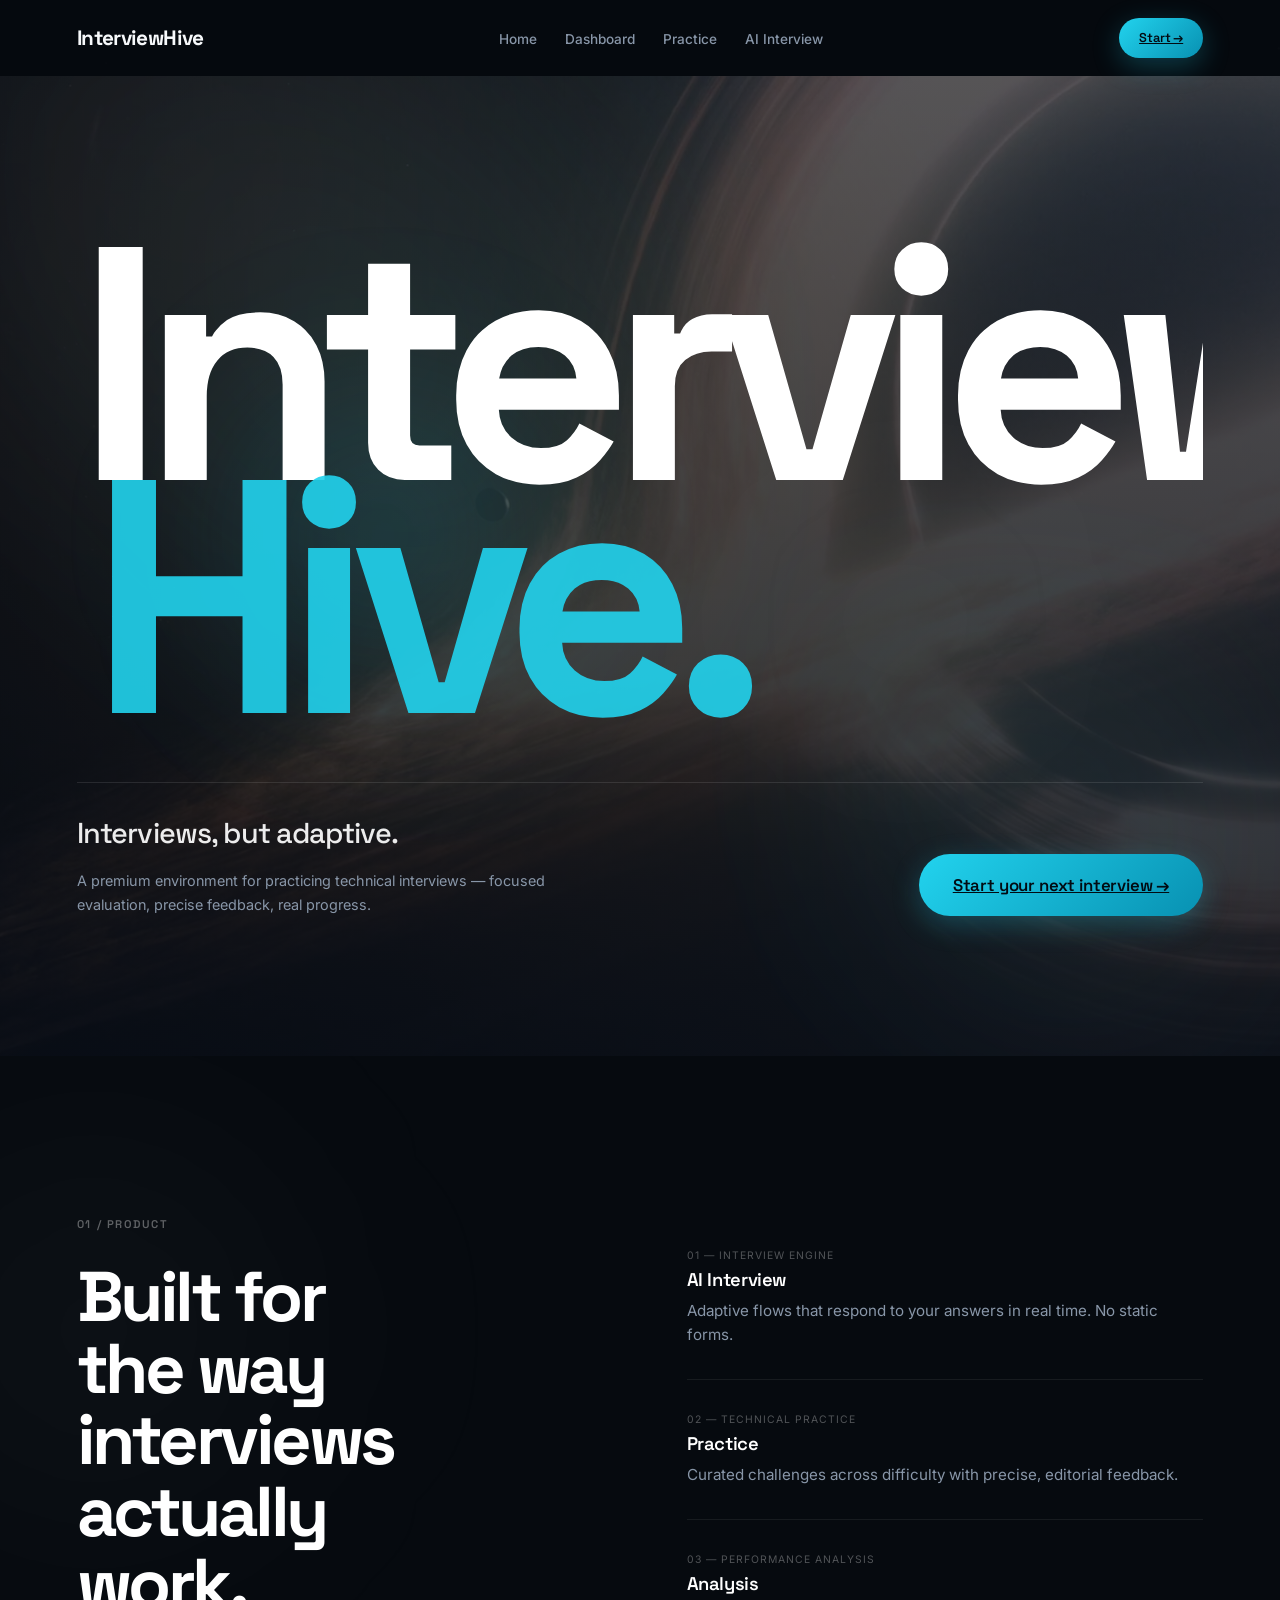
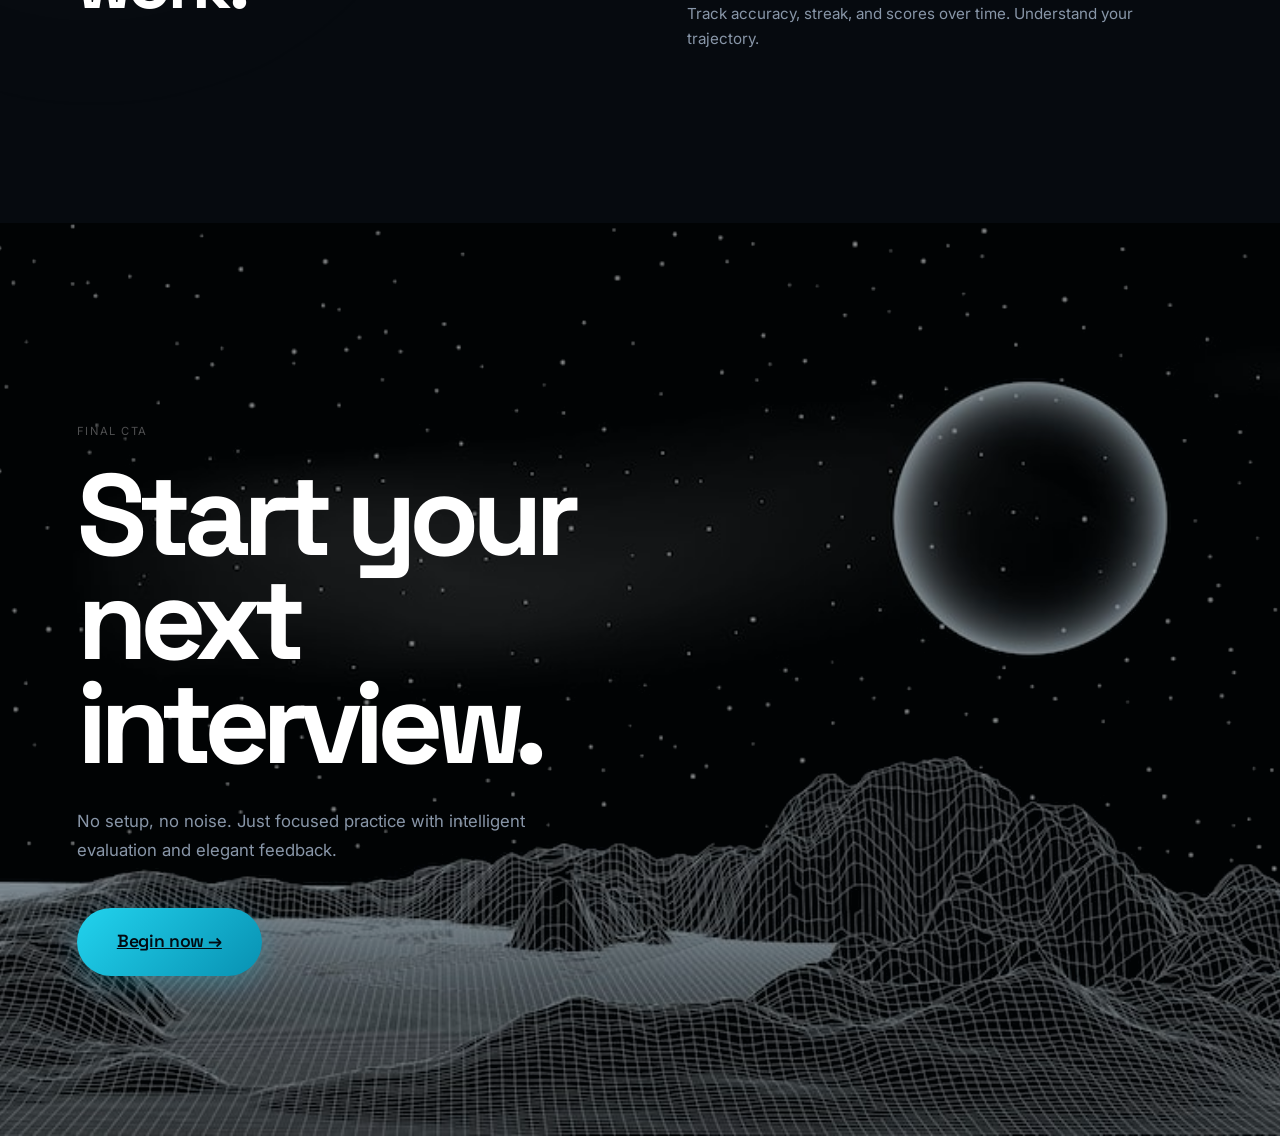
<file: frontend/index.html>
<!DOCTYPE html>
<html lang="en">
<head>
<meta charset="UTF-8">
<meta name="viewport" content="width=device-width, initial-scale=1.0">
<title>InterviewHive — Adaptive AI Interviews</title>
<link rel="stylesheet" href="css/style.css">
</head>
<body>
<canvas id="signalField" style="position:fixed;inset:0;z-index:0;pointer-events:none;opacity:0.55;"></canvas>

<nav class="navbar">
  <a href="index.html" class="nav-logo">InterviewHive</a>
  <ul class="nav-links">
    <li><a href="index.html">Home</a></li>
    <li><a href="dashboard.html">Dashboard</a></li>
    <li><a href="practice.html">Practice</a></li>
    <li><a href="interview.html">AI Interview</a></li>
  </ul>
  <a href="interview.html" class="btn btn-primary" style="font-size:0.8rem;padding:10px 20px;">Start →</a>
</nav>

<header style="position:relative;min-height:100vh;overflow:hidden;display:flex;align-items:center;padding:160px 6vw 140px;">
  <!-- Premium Jupiter space overlay -->
  <img src="assets/blackhole-hero.png" alt="" style="position:absolute;inset:0;width:100%;height:100%;object-fit:cover;background-size:cover;background-position:center;opacity:0.85;z-index:0;pointer-events:none;filter:brightness(0.9) contrast(1.05);">
  <div style="position:absolute;inset:0;background:radial-gradient(circle at 30% 40%,rgba(255,160,60,0.25),transparent 60%),radial-gradient(circle at 70% 60%,rgba(255,200,100,0.15),transparent 55%);z-index:0;pointer-events:none;"></div>
  <div style="position:absolute;inset:0;background:linear-gradient(to bottom,rgba(10,15,25,0.6),rgba(10,15,25,0.85));z-index:0;pointer-events:none;"></div>
  <!-- Environmental light field -->
  <div style="position:absolute;inset:0;pointer-events:none;z-index:0;">
    <div style="position:absolute;width:900px;height:900px;top:-20%;left:-15%;background:radial-gradient(circle at 40% 30%,rgba(255,255,255,0.07),transparent 55%),radial-gradient(circle at 70% 60%,rgba(34,211,238,0.10),transparent 50%);filter:blur(100px);opacity:0.9;"></div>
    <div style="position:absolute;width:600px;height:600px;bottom:-15%;right:-10%;background:radial-gradient(circle at 50% 50%,rgba(255,255,255,0.05),transparent 60%),radial-gradient(circle at 30% 20%,rgba(34,211,238,0.08),transparent 55%);filter:blur(90px);opacity:0.85;"></div>
    <div style="position:absolute;width:500px;height:500px;top:35%;left:55%;background:radial-gradient(circle at 40% 40%,rgba(255,255,255,0.03),transparent 60%);filter:blur(110px);opacity:0.7;"></div>
  </div>

  <div style="max-width:1500px;width:100%;margin:0 auto;position:relative;z-index:1;display:flex;flex-direction:column;gap:6vh;">
    <div style="position:relative;">
      <h1 style="font-family:var(--font-display);font-weight:700;letter-spacing:-0.07em;line-height:0.78;font-size:clamp(8rem,26vw,22rem);color:#fff;text-wrap:balance;overflow:hidden;position:relative;">
        <span style="display:block;position:relative;z-index:2;">Interview</span>
        <span style="display:block;color:rgba(34,211,238,0.9);position:relative;z-index:2;margin-top:-0.08em;margin-left:0.04em;">Hive.</span>
      </h1>
      <!-- Subtle interaction: cyan glow behind Hive. only -->
      <div style="position:absolute;top:10%;left:5%;width:500px;height:500px;background:radial-gradient(circle,rgba(34,211,238,0.18),transparent 60%);filter:blur(80px);z-index:1;pointer-events:none;"></div>
    </div>

    <div style="display:flex;align-items:flex-end;justify-content:space-between;flex-wrap:wrap;gap:48px;border-top:1px solid rgba(255,255,255,0.1);padding-top:32px;max-width:1200px;">
      <div>
        <p style="font-family:var(--font-display);font-size:clamp(1.2rem,2.8vw,1.8rem);font-weight:500;color:rgba(255,255,255,0.92);letter-spacing:-0.03em;line-height:1.3;max-width:540px;">
          Interviews, but adaptive.
        </p>
        <p style="margin-top:16px;font-size:0.9rem;color:var(--text-secondary);max-width:480px;line-height:1.65;">
          A premium environment for practicing technical interviews — focused evaluation, precise feedback, real progress.
        </p>
      </div>
      <a href="interview.html" class="btn btn-primary" style="font-size:1.05rem;padding:18px 34px;">Start your next interview →</a>
    </div>
  </div>
</header>

<section style="padding:160px 6vw 140px;position:relative;overflow:hidden;">
  <div style="position:absolute;inset:0;pointer-events:none;z-index:0;">
    <div style="position:absolute;width:700px;height:700px;top:-10%;left:-20%;background:radial-gradient(circle,rgba(255,255,255,0.05),transparent 60%);filter:blur(120px);"></div>
  </div>
  <div style="max-width:1500px;margin:0 auto;display:grid;grid-template-columns:1fr 1.2fr;gap:14vw;align-items:start;position:relative;z-index:1;">
    <div>
      <p style="font-family:var(--font-display);font-size:0.7rem;font-weight:600;letter-spacing:0.14em;color:rgba(255,255,255,0.35);margin-bottom:28px;">01 / PRODUCT</p>
      <h2 style="font-size:clamp(2.4rem,5.5vw,4.6rem);letter-spacing:-0.05em;line-height:1.02;color:#fff;text-wrap:balance;">Built for the way<br>interviews actually work.</h2>
    </div>
    <div style="display:flex;flex-direction:column;gap:0;">
      <div style="padding:32px 0;border-bottom:1px solid rgba(255,255,255,0.07);">
        <p style="font-size:0.65rem;letter-spacing:0.1em;color:rgba(255,255,255,0.3);margin-bottom:6px;">01 — INTERVIEW ENGINE</p>
        <h3 style="font-family:var(--font-display);font-weight:600;font-size:1.15rem;color:#fff;letter-spacing:-0.02em;margin-bottom:8px;">AI Interview</h3>
        <p style="font-size:0.95rem;color:var(--text-secondary);line-height:1.6;">Adaptive flows that respond to your answers in real time. No static forms.</p>
      </div>
      <div style="padding:32px 0;border-bottom:1px solid rgba(255,255,255,0.07);">
        <p style="font-size:0.65rem;letter-spacing:0.1em;color:rgba(255,255,255,0.3);margin-bottom:6px;">02 — TECHNICAL PRACTICE</p>
        <h3 style="font-family:var(--font-display);font-weight:600;font-size:1.15rem;color:#fff;letter-spacing:-0.02em;margin-bottom:8px;">Practice</h3>
        <p style="font-size:0.95rem;color:var(--text-secondary);line-height:1.6;">Curated challenges across difficulty with precise, editorial feedback.</p>
      </div>
      <div style="padding:32px 0;">
        <p style="font-size:0.65rem;letter-spacing:0.1em;color:rgba(255,255,255,0.3);margin-bottom:6px;">03 — PERFORMANCE ANALYSIS</p>
        <h3 style="font-family:var(--font-display);font-weight:600;font-size:1.15rem;color:#fff;letter-spacing:-0.02em;margin-bottom:8px;">Analysis</h3>
        <p style="font-size:0.95rem;color:var(--text-secondary);line-height:1.6;">Track accuracy, streak, and scores over time. Understand your trajectory.</p>
      </div>
    </div>
  </div>
</section>

<section style="padding:200px 6vw 160px;position:relative;overflow:hidden;display:flex;align-items:center;min-height:65vh;">
  <div style="position:absolute;inset:0;pointer-events:none;z-index:0;">
    <img src="assets/space-overlay.jpg" alt="Universe" style="position:absolute;top:0;left:0;width:100%;height:100%;object-fit:cover;opacity:0.7;filter:brightness(0.9) contrast(1.1);">
  </div>
  <div style="max-width:1500px;margin:0 auto;width:100%;position:relative;z-index:1;">
    <div style="max-width:640px;">
      <p style="font-size:0.7rem;letter-spacing:0.14em;color:rgba(255,255,255,0.3);margin-bottom:24px;">FINAL CTA</p>
      <h2 style="font-family:var(--font-display);font-weight:700;font-size:clamp(3.2rem,9vw,7.5rem);letter-spacing:-0.07em;line-height:0.9;color:#fff;text-wrap:balance;">
        Start your<br>next interview.
      </h2>
      <p style="margin-top:32px;font-size:1.05rem;color:var(--text-secondary);line-height:1.7;max-width:480px;">
        No setup, no noise. Just focused practice with intelligent evaluation and elegant feedback.
      </p>
      <div style="margin-top:44px;">
        <a href="interview.html" class="btn btn-primary" style="font-size:1.1rem;padding:20px 40px;">Begin now →</a>
      </div>
    </div>
  </div>
</section>

<script>
(function(){
  const c=document.getElementById('signalField'); if(!c) return; const x=c.getContext('2d'); let w,h,p=[],m={x:-1000,y:-1000}; const r=window.matchMedia&&window.matchMedia('(prefers-reduced-motion: reduce)').matches;
  function resize(){w=c.width=window.innerWidth;h=c.height=window.innerHeight;} resize(); window.addEventListener('resize',resize);
  document.addEventListener('mousemove',e=>{m.x=e.clientX;m.y=e.clientY;},{passive:true}); document.addEventListener('mouseleave',()=>{m.x=-1000;m.y=-1000;});
  for(let i=0;i<35;i++)p.push({x:Math.random()*w,y:Math.random()*h,vx:(Math.random()-0.5)*0.15,vy:(Math.random()-0.5)*0.15,r:1+Math.random()*1.5});
  function d(){ if(r){x.clearRect(0,0,w,h);requestAnimationFrame(d);return;} x.clearRect(0,0,w,h);
    const gx=m.x>-500?m.x:w*0.65, gy=m.y>-500?m.y:h*0.35; const gr=x.createRadialGradient(gx,gy,0,gx,gy,320); gr.addColorStop(0,'rgba(255,255,255,0.02)'); gr.addColorStop(0.4,'rgba(34,211,238,0.015)'); gr.addColorStop(1,'transparent'); x.fillStyle=gr; x.fillRect(0,0,w,h);
    for(let i=0;i<p.length;i++){ const pt=p[i]; if(!r&&m.x>-500){ const dx=m.x-pt.x, dy=m.y-pt.y, dist=Math.sqrt(dx*dx+dy*dy); if(dist<170){pt.vx+=(dx/dist)*0.003; pt.vy+=(dy/dist)*0.003;} pt.vx*=0.98; pt.vy*=0.98; } pt.x+=pt.vx; pt.y+=pt.vy; if(pt.x<0||pt.x>w)pt.vx*=-0.5; if(pt.y<0||pt.y>h)pt.vy*=-0.5;
    x.beginPath(); x.arc(pt.x,pt.y,pt.r,0,Math.PI*2); x.fillStyle='rgba(255,255,255,0.2)'; x.fill(); }
    for(let i=0;i<p.length;i++) for(let j=i+1;j<p.length;j++){ const dx=p[i].x-p[j].x, dy=p[i].y-p[j].y, dist=Math.sqrt(dx*dx+dy*dy); if(dist<100){x.beginPath();x.moveTo(p[i].x,p[i].y);x.lineTo(p[j].x,p[j].y);x.strokeStyle='rgba(255,255,255,0.06)';x.lineWidth=0.5;x.stroke();}}
    requestAnimationFrame(d); } d();
})();
</script>
</body>
</html>
</file>
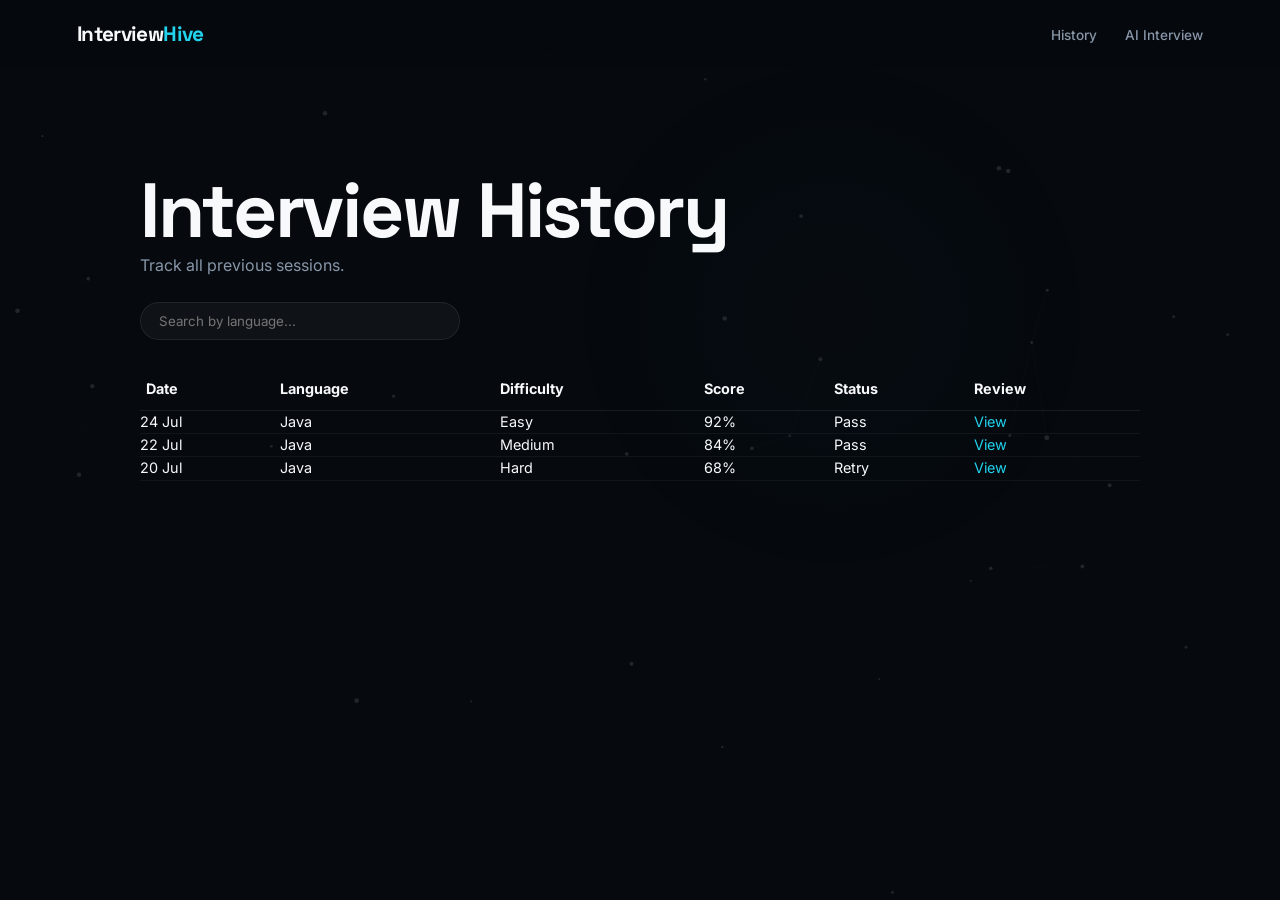
<file: frontend/history.html>
<!DOCTYPE html>
<html lang="en"><head><meta charset="UTF-8"><meta name="viewport" content="width=device-width, initial-scale=1.0"><title>InterviewHive | History</title><link rel="stylesheet" href="css/style.css"></head>
<body>
<canvas id="signalField" style="position:fixed;inset:0;z-index:0;pointer-events:none;opacity:0.55;"></canvas>
<nav class="navbar"><a href="index.html" class="nav-logo">Interview<span>Hive</span></a><ul class="nav-links"><li><a href="history.html">History</a></li><li><a href="interview.html">AI Interview</a></li></ul></nav>
<section style="position:relative;padding-top:100px">
  <div style="max-width:1000px;margin:0 auto;position:relative;z-index:1">
    <h1>Interview History</h1>
    <p style="color:var(--text-secondary)">Track all previous sessions.</p>
    <input type="text" id="searchInput" placeholder="Search by language..." style="margin-top:24px;background:rgba(255,255,255,0.04);border:1px solid var(--border);border-radius:999px;padding:10px 18px;color:var(--text);font-family:inherit;outline:none;width:100%;max-width:320px">
    <table style="margin-top:28px;width:100%;border-collapse:collapse;color:var(--text);font-size:0.9rem">
      <thead><tr style="text-align:left;border-bottom:1px solid var(--border)"><th style="padding:10px 6px">Date</th><th>Language</th><th>Difficulty</th><th>Score</th><th>Status</th><th>Review</th></tr></thead>
      <tbody id="historyTable">
        <tr style="border-bottom:1px solid rgba(255,255,255,0.05)"><td>24 Jul</td><td>Java</td><td>Easy</td><td>92%</td><td>Pass</td><td><a href="report.html" style="color:var(--cyan);text-decoration:none">View</a></td></tr>
        <tr style="border-bottom:1px solid rgba(255,255,255,0.05)"><td>22 Jul</td><td>Java</td><td>Medium</td><td>84%</td><td>Pass</td><td><a href="report.html" style="color:var(--cyan);text-decoration:none">View</a></td></tr>
        <tr style="border-bottom:1px solid rgba(255,255,255,0.05)"><td>20 Jul</td><td>Java</td><td>Hard</td><td>68%</td><td>Retry</td><td><a href="report.html" style="color:var(--cyan);text-decoration:none">View</a></td></tr>
      </tbody>
    </table>
  </div>
</section>
<script src="js/history.js"></script>
<script>
(function(){
  const c=document.getElementById('signalField'); if(!c) return; const x=c.getContext('2d'); let w,h,p=[],m={x:-1000,y:-1000}; const r=window.matchMedia&&window.matchMedia('(prefers-reduced-motion: reduce)').matches;
  function resize(){w=c.width=window.innerWidth;h=c.height=window.innerHeight;} resize(); window.addEventListener('resize',resize);
  document.addEventListener('mousemove',e=>{m.x=e.clientX;m.y=e.clientY;},{passive:true}); document.addEventListener('mouseleave',()=>{m.x=-1000;m.y=-1000;});
  for(let i=0;i<35;i++)p.push({x:Math.random()*w,y:Math.random()*h,vx:(Math.random()-0.5)*0.15,vy:(Math.random()-0.5)*0.15,r:1+Math.random()*1.5});
  function d(){ if(r){x.clearRect(0,0,w,h);requestAnimationFrame(d);return;} x.clearRect(0,0,w,h);
    const gx=m.x>-500?m.x:w*0.65, gy=m.y>-500?m.y:h*0.35; const gr=x.createRadialGradient(gx,gy,0,gx,gy,320); gr.addColorStop(0,'rgba(255,255,255,0.02)'); gr.addColorStop(0.4,'rgba(34,211,238,0.015)'); gr.addColorStop(1,'transparent'); x.fillStyle=gr; x.fillRect(0,0,w,h);
    for(let i=0;i<p.length;i++){ const pt=p[i]; if(!r&&m.x>-500){ const dx=m.x-pt.x, dy=m.y-pt.y, dist=Math.sqrt(dx*dx+dy*dy); if(dist<170){pt.vx+=(dx/dist)*0.003; pt.vy+=(dy/dist)*0.003;} pt.vx*=0.98; pt.vy*=0.98; } pt.x+=pt.vx; pt.y+=pt.vy; if(pt.x<0||pt.x>w)pt.vx*=-0.5; if(pt.y<0||pt.y>h)pt.vy*=-0.5;
    x.beginPath(); x.arc(pt.x,pt.y,pt.r,0,Math.PI*2); x.fillStyle='rgba(255,255,255,0.2)'; x.fill(); }
    for(let i=0;i<p.length;i++) for(let j=i+1;j<p.length;j++){ const dx=p[i].x-p[j].x, dy=p[i].y-p[j].y, dist=Math.sqrt(dx*dx+dy*dy); if(dist<100){x.beginPath();x.moveTo(p[i].x,p[i].y);x.lineTo(p[j].x,p[j].y);x.strokeStyle='rgba(255,255,255,0.06)';x.lineWidth=0.5;x.stroke();}}
    requestAnimationFrame(d); } d();
})();
</script>
</body>
</html>
</file>
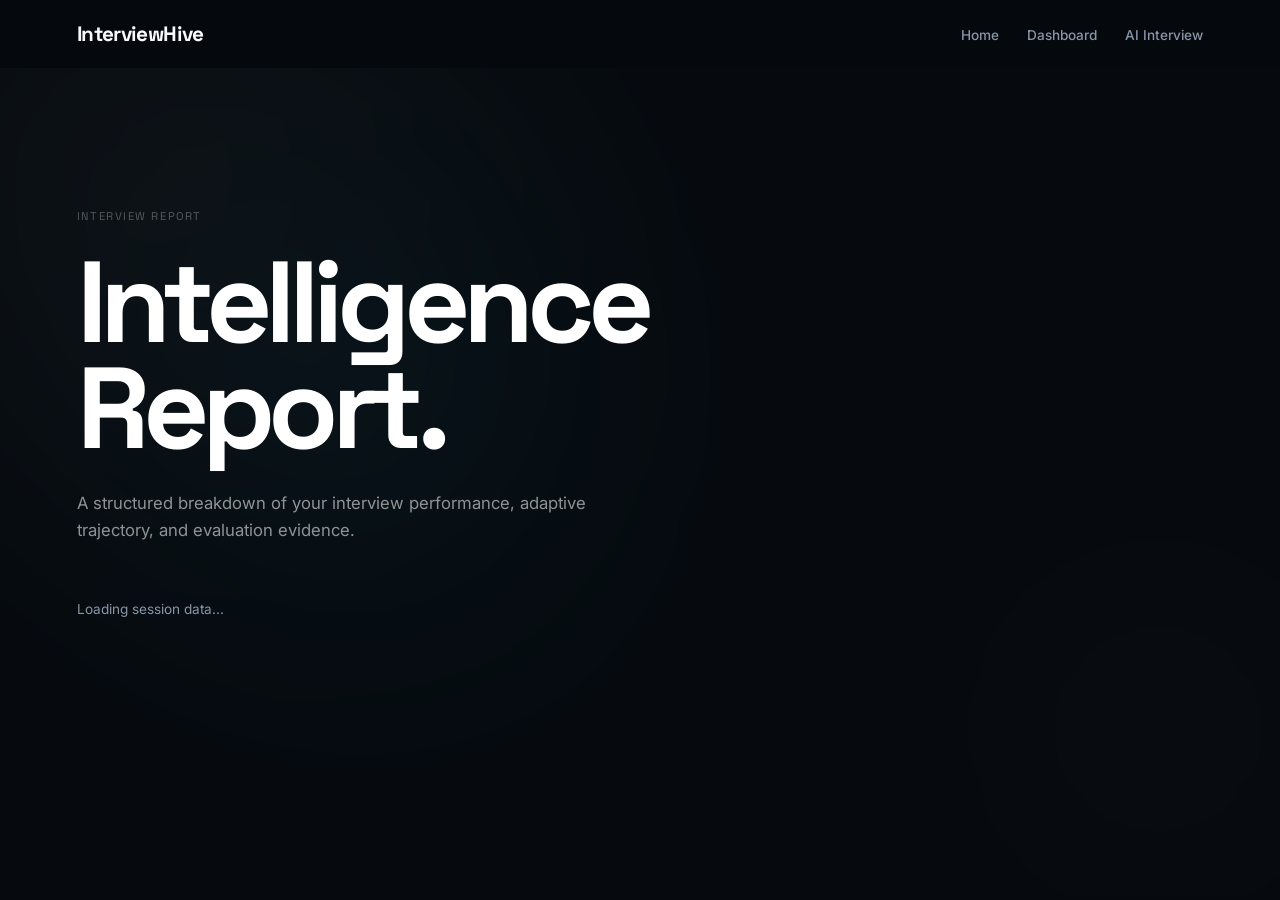
<file: frontend/interview-report.html>
<!DOCTYPE html>
<html lang="en">
<head><meta charset="UTF-8"><meta name="viewport" content="width=device-width, initial-scale=1.0"><title>InterviewHive | Interview Intelligence Report</title><link rel="stylesheet" href="css/style.css"></head>
<body>

<nav class="navbar">
  <a href="index.html" class="nav-logo">InterviewHive</a>
  <ul class="nav-links">
    <li><a href="index.html">Home</a></li>
    <li><a href="dashboard.html">Dashboard</a></li>
    <li><a href="interview.html">AI Interview</a></li>
  </ul>
</nav>

<header style="position:relative;min-height:92vh;overflow:hidden;padding:140px 6vw 120px;">
  <div style="position:absolute;inset:0;pointer-events:none;z-index:0;overflow:hidden;">
    <div style="position:absolute;width:800px;height:800px;top:-20%;left:-15%;background:radial-gradient(circle at 40% 30%,rgba(255,255,255,0.05),transparent 60%),radial-gradient(circle at 70% 60%,rgba(34,211,238,0.08),transparent 50%);filter:blur(120px);opacity:0.7;"></div>
    <div style="position:absolute;width:500px;height:500px;bottom:-10%;right:-10%;background:radial-gradient(circle,rgba(255,255,255,0.04),transparent 60%);filter:blur(90px);opacity:0.6;"></div>
  </div>

  <div style="max-width:1400px;margin:0 auto;position:relative;z-index:1;display:flex;flex-direction:column;gap:6vh;">
    <div>
      <p style="font-family:var(--font-display);font-size:0.7rem;letter-spacing:0.14em;color:rgba(255,255,255,0.3);margin-bottom:24px;">INTERVIEW REPORT</p>
      <h1 style="font-family:var(--font-display);font-weight:700;letter-spacing:-0.06em;line-height:0.92;font-size:clamp(3rem,9vw,8rem);color:#fff;text-wrap:balance;">Intelligence<br>Report.</h1>
      <p style="margin-top:28px;font-size:1.05rem;color:rgba(255,255,255,0.55);line-height:1.65;max-width:540px;">A structured breakdown of your interview performance, adaptive trajectory, and evaluation evidence.</p>
    </div>

    <div id="report-container" style="position:relative;z-index:1;">
      <p style="font-size:0.85rem;color:var(--text-secondary);">Loading session data...</p>
    </div>
  </div>
</header>

</body>
</html>
</file>
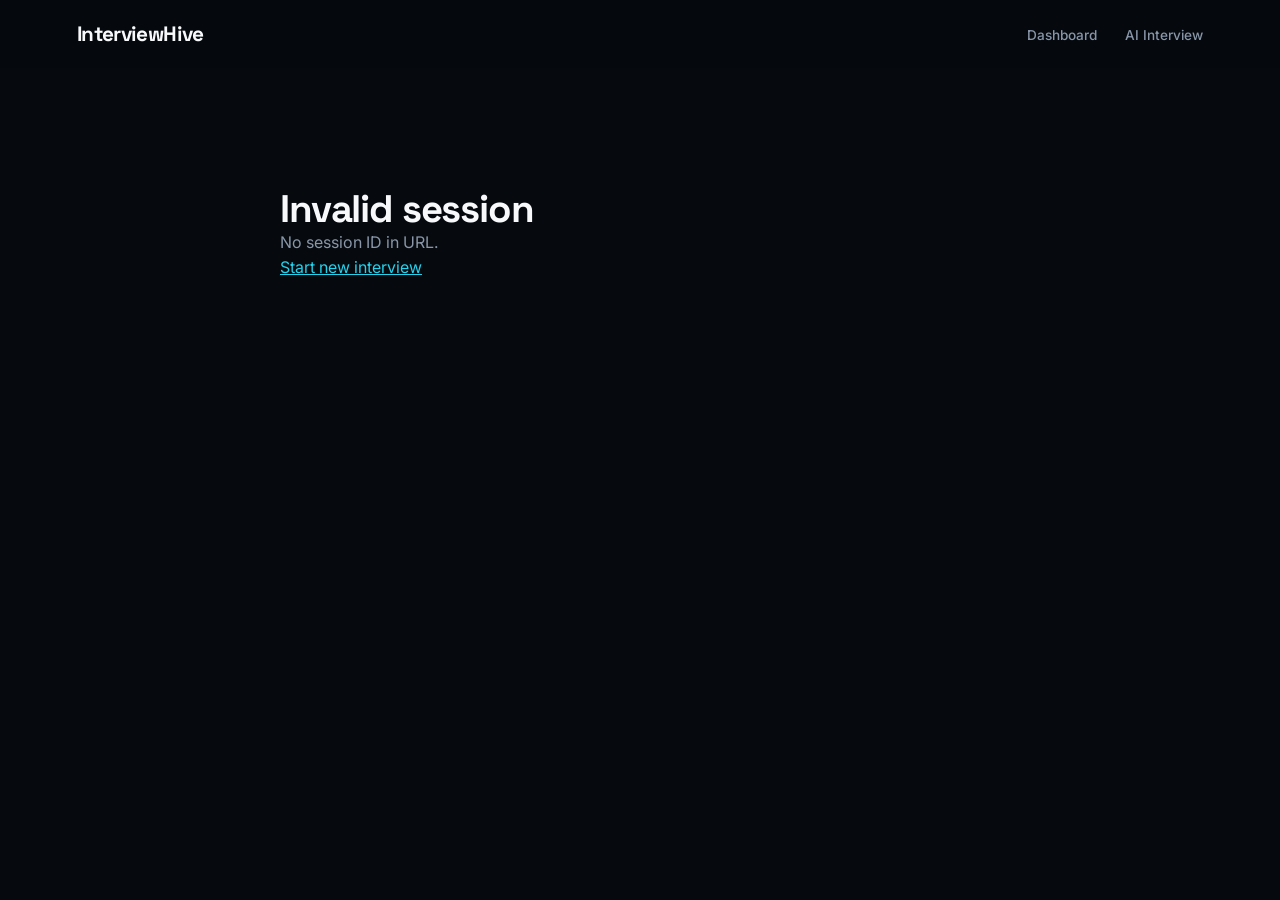
<file: frontend/interview-result.html>
<!DOCTYPE html>
<html lang="en">
<head><meta charset="UTF-8"><meta name="viewport" content="width=device-width, initial-scale=1.0"><title>InterviewHive | Results</title><link rel="stylesheet" href="css/style.css"></head>
<body>
<canvas id="signalField" style="position:fixed;inset:0;z-index:0;pointer-events:none;opacity:0.55;"></canvas>
<nav class="navbar"><a href="index.html" class="nav-logo">InterviewHive</a><ul class="nav-links"><li><a href="dashboard.html">Dashboard</a></li><li><a href="interview.html">AI Interview</a></li></ul></nav>
<section style="position:relative;padding-top:120px">
<div style="max-width:720px;margin:0 auto;position:relative;z-index:1" id="result-container">
  <h1>Interview Results</h1>
  <p style="color:var(--text-secondary);margin-top:6px">Loading session...</p>
</div>
</section>
<script src="js/interview-result.js"></script>
</body>
</html>
</file>
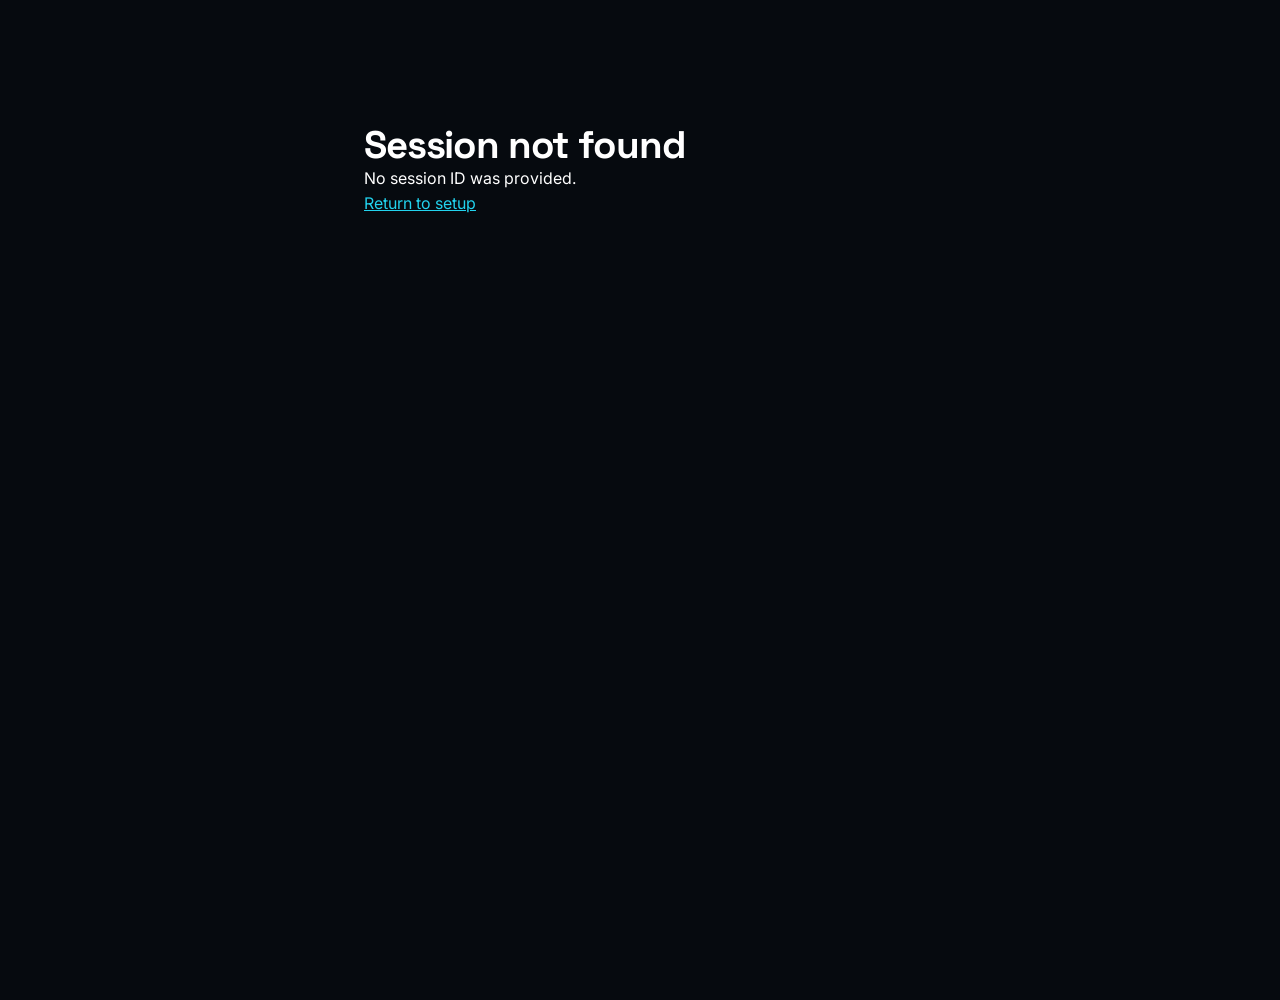
<file: frontend/interview-session.html>
<!DOCTYPE html>
<html lang="en">
<head><meta charset="UTF-8"><meta name="viewport" content="width=device-width, initial-scale=1.0"><title>InterviewHive | Interview Session</title><link rel="stylesheet" href="css/style.css"></head>
<body>
<canvas id="signalField" style="position:fixed;inset:0;z-index:0;pointer-events:none;opacity:0.55;"></canvas>

<nav class="navbar">
  <a href="index.html" class="nav-logo">Interview<span>Hive</span></a>
  <ul class="nav-links"><li><a href="dashboard.html">Dashboard</a></li><li><a href="interview.html">AI Interview</a></li></ul>
</nav>

<section style="position:relative;min-height:92vh;padding-top:100px">
  <div style="max-width:800px;margin:0 auto;position:relative;z-index:1;padding:0 6vw">
    <div style="display:flex;justify-content:space-between;align-items:center;margin-bottom:14px">
      <h2 style="font-size:1rem;font-weight:600;color:var(--cyan)">AI Mock Interview</h2>
      <span style="font-size:0.85rem;color:var(--text-secondary)">Question <span id="question-number">1</span> of 5</span>
    </div>

    <div style="background:linear-gradient(to right,rgba(34,211,238,0.4),rgba(34,211,238,0.05));height:6px;border-radius:999px;margin-bottom:32px"><div id="progress-fill" style="width:20%;height:100%;background:var(--cyan);border-radius:999px;box-shadow:0 0 12px rgba(34,211,238,0.45)"></div></div>

    <div class="card" style="margin-bottom:24px;border-left:3px solid var(--cyan)">
      <h2 id="question-title" style="font-size:1.6rem;margin-bottom:8px">Reverse an Array</h2>
      <p id="question-description" style="color:var(--text-secondary)">Write a Java program to reverse an array without using any built-in reverse method.</p>
    </div>

    <div class="card">
      <h3 style="margin-bottom:10px;font-size:0.9rem;color:var(--text-secondary)">Your Answer</h3>
      <textarea id="answer" placeholder="Write your answer here..." rows="10" style="width:100%;background:rgba(255,255,255,0.03);border:1px solid var(--border);border-radius:14px;padding:16px;color:var(--text);font-family:inherit;font-size:0.95rem;outline:none;resize:vertical"></textarea>
      <div style="margin-top:20px;display:flex;gap:12px">
        <button id="submit-btn" class="btn btn-secondary">Submit Answer</button>
        <button id="next-btn" class="btn btn-primary">Next Question →</button>
      </div>
    </div>
  </div>
</section>

<script src="js/interview-session.js"></script>
<script>
(function(){
  const c=document.getElementById('signalField'); if(!c) return; const x=c.getContext('2d'); let w,h,p=[],m={x:-1000,y:-1000}; const r=window.matchMedia&&window.matchMedia('(prefers-reduced-motion: reduce)').matches;
  function resize(){w=c.width=window.innerWidth;h=c.height=window.innerHeight;} resize(); window.addEventListener('resize',resize);
  document.addEventListener('mousemove',e=>{m.x=e.clientX;m.y=e.clientY;},{passive:true}); document.addEventListener('mouseleave',()=>{m.x=-1000;m.y=-1000;});
  for(let i=0;i<35;i++)p.push({x:Math.random()*w,y:Math.random()*h,vx:(Math.random()-0.5)*0.15,vy:(Math.random()-0.5)*0.15,r:1+Math.random()*1.5});
  function d(){ if(r){x.clearRect(0,0,w,h);requestAnimationFrame(d);return;} x.clearRect(0,0,w,h);
    const gx=m.x>-500?m.x:w*0.65, gy=m.y>-500?m.y:h*0.35; const gr=x.createRadialGradient(gx,gy,0,gx,gy,320); gr.addColorStop(0,'rgba(255,255,255,0.02)'); gr.addColorStop(0.4,'rgba(34,211,238,0.015)'); gr.addColorStop(1,'transparent'); x.fillStyle=gr; x.fillRect(0,0,w,h);
    for(let i=0;i<p.length;i++){ const pt=p[i]; if(!r&&m.x>-500){ const dx=m.x-pt.x, dy=m.y-pt.y, dist=Math.sqrt(dx*dx+dy*dy); if(dist<170){pt.vx+=(dx/dist)*0.003; pt.vy+=(dy/dist)*0.003;} pt.vx*=0.98; pt.vy*=0.98; } pt.x+=pt.vx; pt.y+=pt.vy; if(pt.x<0||pt.x>w)pt.vx*=-0.5; if(pt.y<0||pt.y>h)pt.vy*=-0.5;
    x.beginPath(); x.arc(pt.x,pt.y,pt.r,0,Math.PI*2); x.fillStyle='rgba(255,255,255,0.2)'; x.fill(); }
    for(let i=0;i<p.length;i++) for(let j=i+1;j<p.length;j++){ const dx=p[i].x-p[j].x, dy=p[i].y-p[j].y, dist=Math.sqrt(dx*dx+dy*dy); if(dist<100){x.beginPath();x.moveTo(p[i].x,p[i].y);x.lineTo(p[j].x,p[j].y);x.strokeStyle='rgba(255,255,255,0.06)';x.lineWidth=0.5;x.stroke();}}
    requestAnimationFrame(d); } d();
})();
</script>
</body>
</html>
</file>
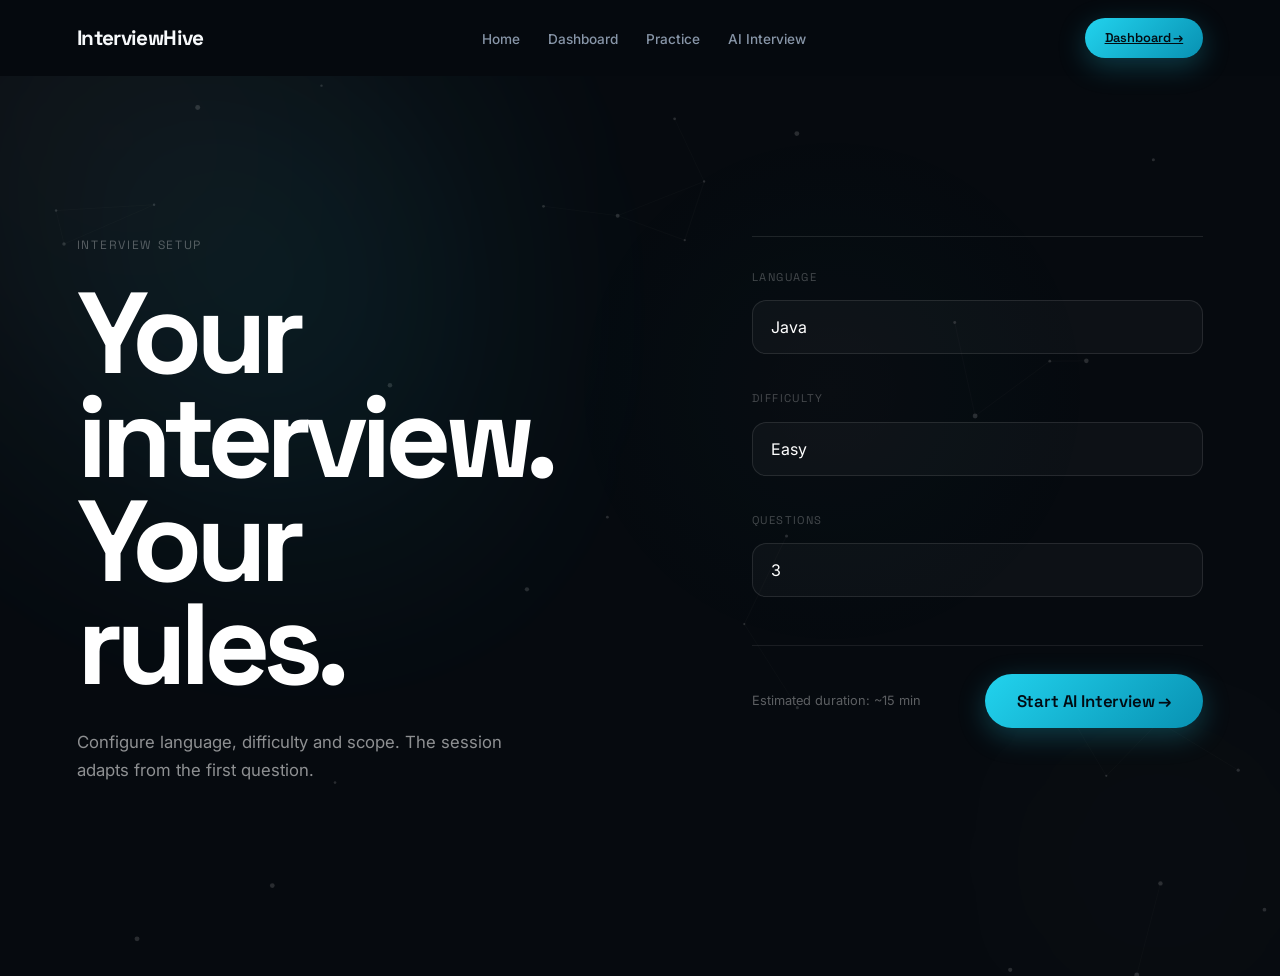
<file: frontend/interview.html>
<!DOCTYPE html>
<html lang="en">
<head><meta charset="UTF-8"><meta name="viewport" content="width=device-width, initial-scale=1.0"><title>InterviewHive | AI Interview Setup</title><link rel="stylesheet" href="css/style.css"></head>
<body>

<nav class="navbar">
  <a href="index.html" class="nav-logo">InterviewHive</a>
  <ul class="nav-links">
    <li><a href="index.html">Home</a></li>
    <li><a href="dashboard.html">Dashboard</a></li>
    <li><a href="practice.html">Practice</a></li>
    <li><a href="interview.html">AI Interview</a></li>
  </ul>
  <a href="dashboard.html" class="btn btn-primary" style="font-size:0.8rem;padding:10px 20px;">Dashboard →</a>
</nav>

<header style="position:relative;min-height:100vh;overflow:hidden;padding:160px 6vw 120px;">
  <canvas id="signalField" style="position:absolute;inset:0;z-index:0;pointer-events:none;opacity:0.7;"></canvas>
  <div style="position:absolute;inset:0;pointer-events:none;z-index:0;">
    <div style="position:absolute;width:700px;height:700px;top:-20%;left:-15%;background:radial-gradient(circle at 40% 30%,rgba(255,255,255,0.06),transparent 60%),radial-gradient(circle at 70% 60%,rgba(34,211,238,0.12),transparent 55%);filter:blur(110px);opacity:0.9;"></div>
    <div style="position:absolute;width:500px;height:500px;bottom:-15%;right:-10%;background:radial-gradient(circle,rgba(255,255,255,0.04),transparent 60%);filter:blur(100px);opacity:0.7;"></div>
  </div>

  <div style="max-width:1500px;margin:0 auto;position:relative;z-index:1;display:grid;grid-template-columns:1.1fr 1fr;gap:14vw;align-items:start;">
    <div>
      <p style="font-family:var(--font-display);font-size:0.75rem;letter-spacing:0.14em;color:rgba(255,255,255,0.3);margin-bottom:28px;">INTERVIEW SETUP</p>
      <h1 style="font-family:var(--font-display);font-weight:700;letter-spacing:-0.06em;line-height:0.9;font-size:clamp(3.5rem,9vw,8rem);color:#fff;text-wrap:balance;">Your interview.<br>Your rules.</h1>
      <p style="margin-top:32px;font-size:1.05rem;color:rgba(255,255,255,0.55);line-height:1.65;max-width:460px;">Configure language, difficulty and scope. The session adapts from the first question.</p>
    </div>

    <form id="interview-form" style="position:relative;z-index:1;">
      <div style="border-top:1px solid rgba(255,255,255,0.1);padding-top:32px;display:flex;flex-direction:column;gap:36px;">
        <div>
          <label for="language" style="font-family:var(--font-display);font-size:0.7rem;letter-spacing:0.12em;color:rgba(255,255,255,0.25);display:block;margin-bottom:14px;">LANGUAGE</label>
          <select id="language" style="width:100%;background:rgba(255,255,255,0.03);border:1px solid rgba(255,255,255,0.1);border-radius:14px;padding:16px 18px;color:#fff;font-family:inherit;font-size:1rem;outline:none;appearance:none;cursor:pointer;">
            <option>Java</option><option>Python</option><option>C++</option>
          </select>
        </div>
        <div>
          <label for="difficulty" style="font-family:var(--font-display);font-size:0.7rem;letter-spacing:0.12em;color:rgba(255,255,255,0.25);display:block;margin-bottom:14px;">DIFFICULTY</label>
          <select id="difficulty" style="width:100%;background:rgba(255,255,255,0.03);border:1px solid rgba(255,255,255,0.1);border-radius:14px;padding:16px 18px;color:#fff;font-family:inherit;font-size:1rem;outline:none;appearance:none;cursor:pointer;">
            <option>Easy</option><option>Medium</option><option>Hard</option>
          </select>
        </div>
        <div>
          <label for="questions" style="font-family:var(--font-display);font-size:0.7rem;letter-spacing:0.12em;color:rgba(255,255,255,0.25);display:block;margin-bottom:14px;">QUESTIONS</label>
          <select id="questions" style="width:100%;background:rgba(255,255,255,0.03);border:1px solid rgba(255,255,255,0.1);border-radius:14px;padding:16px 18px;color:#fff;font-family:inherit;font-size:1rem;outline:none;appearance:none;cursor:pointer;">
            <option>3</option><option>5</option><option>8</option>
          </select>
        </div>
      </div>

      <div style="margin-top:48px;display:flex;align-items:center;justify-content:space-between;flex-wrap:wrap;gap:16px;padding-top:28px;border-top:1px solid rgba(255,255,255,0.08);">
        <div style="font-size:0.8rem;color:rgba(255,255,255,0.35);line-height:1.4;">Estimated duration: ~15 min</div>
        <button type="submit" class="btn btn-primary" style="font-size:1.05rem;padding:16px 32px;">Start AI Interview →</button>
      </div>
    </form>
  </div>
</header>
<script>
(function(){
  const canvas = document.getElementById('signalField');
  if (!canvas) return;
  const ctx = canvas.getContext('2d');
  let w, h, particles = [], mouse = {x:-1000,y:-1000};
  const isReduced = window.matchMedia && window.matchMedia('(prefers-reduced-motion: reduce)').matches;
  function resize(){ w = canvas.width = window.innerWidth; h = canvas.height = window.innerHeight; }
  resize(); window.addEventListener('resize', resize);
  document.addEventListener('mousemove', e => { mouse.x = e.clientX; mouse.y = e.clientY; }, {passive:true});
  document.addEventListener('mouseleave', () => { mouse.x = -1000; mouse.y = -1000; });
  for(let i=0;i<40;i++){
    particles.push({x:Math.random()*w, y:Math.random()*h, vx:(Math.random()-0.5)*0.15, vy:(Math.random()-0.5)*0.15, r:1+Math.random()*1.5});
  }
  function draw(){
    if(isReduced){ ctx.clearRect(0,0,w,h); requestAnimationFrame(draw); return; }
    ctx.clearRect(0,0,w,h);
    const gx = mouse.x > -500 ? mouse.x : w*0.6;
    const gy = mouse.y > -500 ? mouse.y : h*0.4;
    const grad = ctx.createRadialGradient(gx, gy, 0, gx, gy, 300);
    grad.addColorStop(0, 'rgba(255,255,255,0.025)');
    grad.addColorStop(0.5, 'rgba(34,211,238,0.02)');
    grad.addColorStop(1, 'transparent');
    ctx.fillStyle = grad; ctx.fillRect(0,0,w,h);
    for(let i=0;i<particles.length;i++){
      const p = particles[i];
      if(!isReduced && mouse.x > -500){ const dx=mouse.x-p.x, dy=mouse.y-p.y, dist=Math.sqrt(dx*dx+dy*dy); if(dist<180){ p.vx+=(dx/dist)*0.003; p.vy+=(dy/dist)*0.003; } p.vx*=0.98; p.vy*=0.98; }
      p.x += p.vx; p.y += p.vy; if(p.x<0||p.x>w) p.vx*=-0.5; if(p.y<0||p.y>h) p.vy*=-0.5;
      ctx.beginPath(); ctx.arc(p.x,p.y,p.r,0,Math.PI*2); ctx.fillStyle='rgba(255,255,255,0.22)'; ctx.fill();
    }
    for(let i=0;i<particles.length;i++){
      for(let j=i+1;j<particles.length;j++){
        const dx=particles[i].x-particles[j].x, dy=particles[i].y-particles[j].y, d=Math.sqrt(dx*dx+dy*dy);
        if(d<110){ ctx.beginPath(); ctx.moveTo(particles[i].x,particles[i].y); ctx.lineTo(particles[j].x,particles[j].y); ctx.strokeStyle='rgba(255,255,255,0.05)'; ctx.lineWidth=0.5; ctx.stroke(); }
      }
    }
    requestAnimationFrame(draw);
  }
  draw();
})();
</script>
<script>
(function(){
  const c=document.getElementById('signalField'); if(!c) return; const x=c.getContext('2d'); let w,h,p=[],m={x:-1000,y:-1000}; const r=window.matchMedia&&window.matchMedia('(prefers-reduced-motion: reduce)').matches;
  function resize(){w=c.width=window.innerWidth;h=c.height=window.innerHeight;} resize(); window.addEventListener('resize',resize);
  document.addEventListener('mousemove',e=>{m.x=e.clientX;m.y=e.clientY;},{passive:true}); document.addEventListener('mouseleave',()=>{m.x=-1000;m.y=-1000;});
  for(let i=0;i<35;i++)p.push({x:Math.random()*w,y:Math.random()*h,vx:(Math.random()-0.5)*0.15,vy:(Math.random()-0.5)*0.15,r:1+Math.random()*1.5});
  function d(){ if(r){x.clearRect(0,0,w,h);requestAnimationFrame(d);return;} x.clearRect(0,0,w,h);
    const gx=m.x>-500?m.x:w*0.65, gy=m.y>-500?m.y:h*0.35; const gr=x.createRadialGradient(gx,gy,0,gx,gy,320); gr.addColorStop(0,'rgba(255,255,255,0.02)'); gr.addColorStop(0.4,'rgba(34,211,238,0.015)'); gr.addColorStop(1,'transparent'); x.fillStyle=gr; x.fillRect(0,0,w,h);
    for(let i=0;i<p.length;i++){ const pt=p[i]; if(!r&&m.x>-500){ const dx=m.x-pt.x, dy=m.y-pt.y, dist=Math.sqrt(dx*dx+dy*dy); if(dist<170){pt.vx+=(dx/dist)*0.003; pt.vy+=(dy/dist)*0.003;} pt.vx*=0.98; pt.vy*=0.98; } pt.x+=pt.vx; pt.y+=pt.vy; if(pt.x<0||pt.x>w)pt.vx*=-0.5; if(pt.y<0||pt.y>h)pt.vy*=-0.5;
    x.beginPath(); x.arc(pt.x,pt.y,pt.r,0,Math.PI*2); x.fillStyle='rgba(255,255,255,0.2)'; x.fill(); }
    for(let i=0;i<p.length;i++) for(let j=i+1;j<p.length;j++){ const dx=p[i].x-p[j].x, dy=p[i].y-p[j].y, dist=Math.sqrt(dx*dx+dy*dy); if(dist<100){x.beginPath();x.moveTo(p[i].x,p[i].y);x.lineTo(p[j].x,p[j].y);x.strokeStyle='rgba(255,255,255,0.06)';x.lineWidth=0.5;x.stroke();}}
    requestAnimationFrame(d); } d();
})();
</script>
<script>
document.getElementById('interview-form').addEventListener('submit', async function(e){
  e.preventDefault();
  const language = document.getElementById('language').value;
  const difficulty = document.getElementById('difficulty').value;
  const questions = document.getElementById('questions').value;
  try {
    const res = await fetch('http://localhost:8007/api/interview/start', {
      method:'POST', headers:{'Content-Type':'application/json'}, body: JSON.stringify({language,difficulty,number_of_questions: parseInt(questions)})
    });
    const data = await res.json();
    if(data.session_id) window.location.href = 'interview-session.html?sid=' + data.session_id;
    else alert('Failed to start interview: ' + (data.error || 'unknown'));
  } catch(err){ alert('Cannot connect to server.'); }
});
</script>
</body>
</html>
</file>
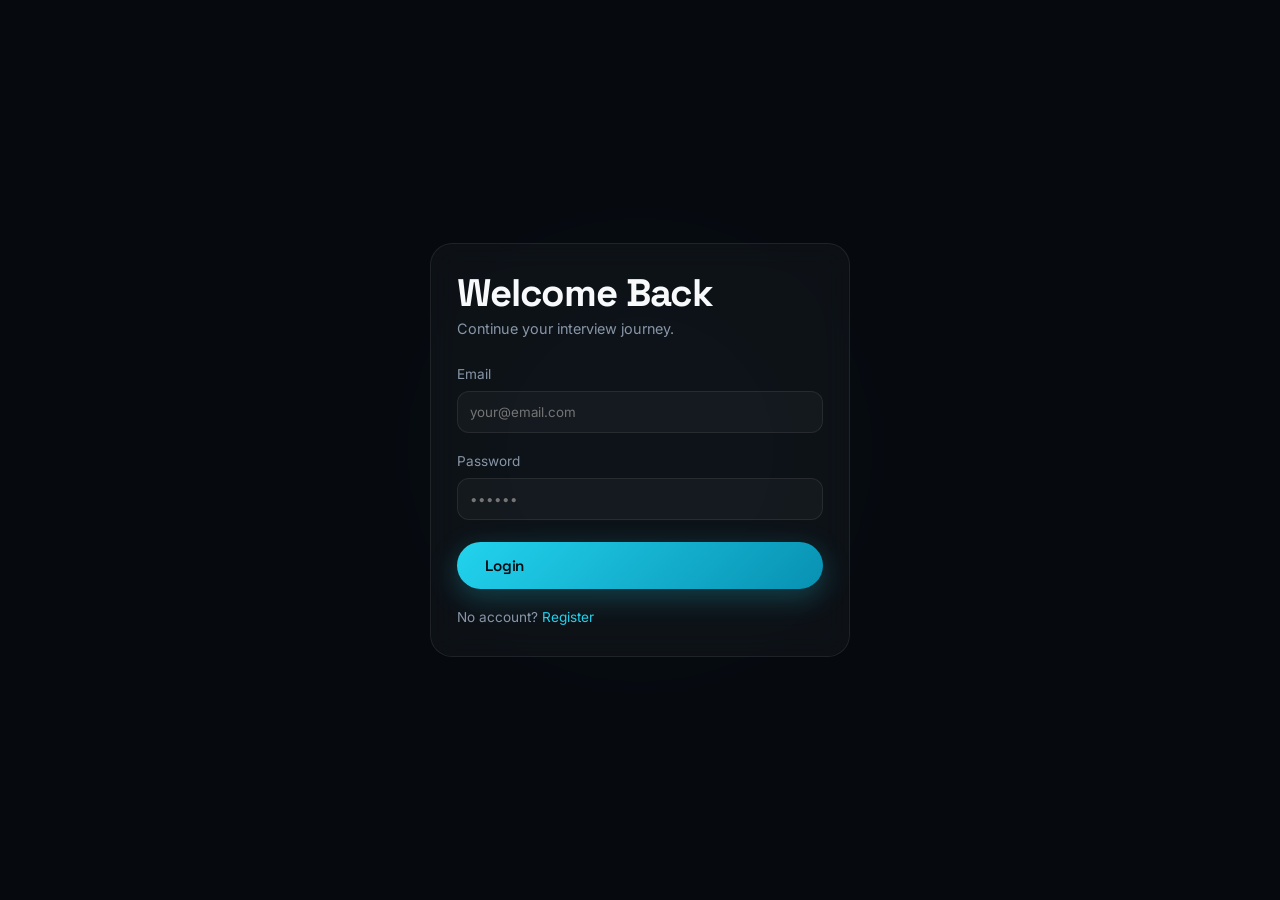
<file: frontend/login.html>
<!DOCTYPE html>
<html lang="en"><head><meta charset="UTF-8"><meta name="viewport" content="width=device-width, initial-scale=1.0"><title>Login | InterviewHive</title><link rel="stylesheet" href="css/style.css"></head>
<body style="min-height:100vh;display:flex;align-items:center;justify-content:center;padding:40px 6vw">
<div class="glow" style="width:500px;height:500px;background:radial-gradient(circle,rgba(34,211,238,0.15),transparent 70%);top:50%;left:50%;transform:translate(-50%,-50%);position:absolute"></div>
<div class="card" style="max-width:420px;width:100%;position:relative;z-index:1">
  <h2>Welcome Back</h2>
  <p style="color:var(--text-secondary);font-size:0.9rem;margin-top:4px">Continue your interview journey.</p>
  <form onsubmit="event.preventDefault();" style="margin-top:24px;display:flex;flex-direction:column;gap:18px">
    <label style="font-size:0.85rem;color:var(--text-secondary)">Email<input type="email" placeholder="your@email.com" style="width:100%;margin-top:6px;background:rgba(255,255,255,0.03);border:1px solid var(--border);border-radius:12px;padding:12px;color:var(--text);font-family:inherit;outline:none"></label>
    <label style="font-size:0.85rem;color:var(--text-secondary)">Password<input type="password" placeholder="••••••" style="width:100%;margin-top:6px;background:rgba(255,255,255,0.03);border:1px solid var(--border);border-radius:12px;padding:12px;color:var(--text);font-family:inherit;outline:none"></label>
    <button class="btn btn-primary" style="margin-top:4px">Login</button>
  </form>
  <p style="margin-top:18px;font-size:0.85rem;color:var(--text-secondary)">No account? <a href="register.html" style="color:var(--cyan);text-decoration:none">Register</a></p>
</div>
<script>
(function(){
  const c=document.getElementById('signalField'); if(!c) return; const x=c.getContext('2d'); let w,h,p=[],m={x:-1000,y:-1000}; const r=window.matchMedia&&window.matchMedia('(prefers-reduced-motion: reduce)').matches;
  function resize(){w=c.width=window.innerWidth;h=c.height=window.innerHeight;} resize(); window.addEventListener('resize',resize);
  document.addEventListener('mousemove',e=>{m.x=e.clientX;m.y=e.clientY;},{passive:true}); document.addEventListener('mouseleave',()=>{m.x=-1000;m.y=-1000;});
  for(let i=0;i<35;i++)p.push({x:Math.random()*w,y:Math.random()*h,vx:(Math.random()-0.5)*0.15,vy:(Math.random()-0.5)*0.15,r:1+Math.random()*1.5});
  function d(){ if(r){x.clearRect(0,0,w,h);requestAnimationFrame(d);return;} x.clearRect(0,0,w,h);
    const gx=m.x>-500?m.x:w*0.65, gy=m.y>-500?m.y:h*0.35; const gr=x.createRadialGradient(gx,gy,0,gx,gy,320); gr.addColorStop(0,'rgba(255,255,255,0.02)'); gr.addColorStop(0.4,'rgba(34,211,238,0.015)'); gr.addColorStop(1,'transparent'); x.fillStyle=gr; x.fillRect(0,0,w,h);
    for(let i=0;i<p.length;i++){ const pt=p[i]; if(!r&&m.x>-500){ const dx=m.x-pt.x, dy=m.y-pt.y, dist=Math.sqrt(dx*dx+dy*dy); if(dist<170){pt.vx+=(dx/dist)*0.003; pt.vy+=(dy/dist)*0.003;} pt.vx*=0.98; pt.vy*=0.98; } pt.x+=pt.vx; pt.y+=pt.vy; if(pt.x<0||pt.x>w)pt.vx*=-0.5; if(pt.y<0||pt.y>h)pt.vy*=-0.5;
    x.beginPath(); x.arc(pt.x,pt.y,pt.r,0,Math.PI*2); x.fillStyle='rgba(255,255,255,0.2)'; x.fill(); }
    for(let i=0;i<p.length;i++) for(let j=i+1;j<p.length;j++){ const dx=p[i].x-p[j].x, dy=p[i].y-p[j].y, dist=Math.sqrt(dx*dx+dy*dy); if(dist<100){x.beginPath();x.moveTo(p[i].x,p[i].y);x.lineTo(p[j].x,p[j].y);x.strokeStyle='rgba(255,255,255,0.06)';x.lineWidth=0.5;x.stroke();}}
    requestAnimationFrame(d); } d();
})();
</script>
</body>
</html>
</file>
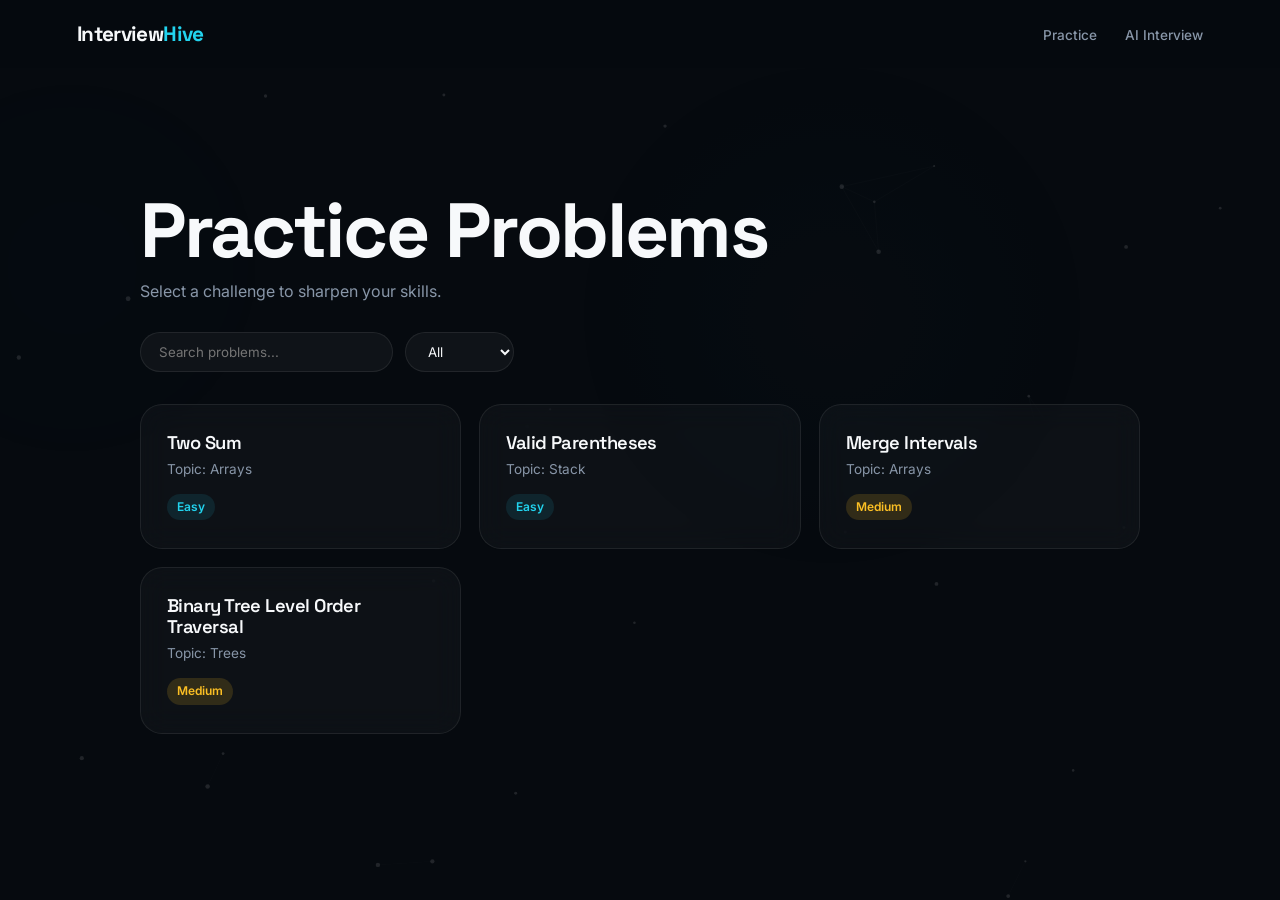
<file: frontend/practice.html>
<!DOCTYPE html>
<html lang="en">
<head><meta charset="UTF-8"><meta name="viewport" content="width=device-width, initial-scale=1.0"><title>InterviewHive | Practice</title><link rel="stylesheet" href="css/style.css"></head>
<body>
<canvas id="signalField" style="position:fixed;inset:0;z-index:0;pointer-events:none;opacity:0.55;"></canvas>

<nav class="navbar">
  <a href="index.html" class="nav-logo">Interview<span>Hive</span></a>
  <ul class="nav-links"><li><a href="practice.html">Practice</a></li><li><a href="interview.html">AI Interview</a></li></ul>
</nav>

<section style="position:relative">
  <div class="glow" style="width:400px;height:400px;background:radial-gradient(circle,rgba(34,211,238,0.12),transparent 70%);top:0;left:-10%"></div>
  <div style="max-width:1000px;margin:0 auto;position:relative;z-index:1">
    <h1>Practice Problems</h1>
    <p style="color:var(--text-secondary);margin-top:6px">Select a challenge to sharpen your skills.</p>
    <div style="margin-top:28px;display:flex;gap:12px;flex-wrap:wrap">
      <input type="text" id="searchInput" placeholder="Search problems..." style="background:rgba(255,255,255,0.04);border:1px solid var(--border);border-radius:999px;padding:10px 18px;color:var(--text);font-family:inherit;outline:none">
      <select id="difficulty-filter" style="background:rgba(255,255,255,0.04);border:1px solid var(--border);border-radius:999px;padding:10px 18px;color:var(--text);font-family:inherit;outline:none">
        <option value="All">All</option><option value="Easy">Easy</option><option value="Medium">Medium</option><option value="Hard">Hard</option>
      </select>
    </div>
    <div style="margin-top:32px;display:grid;grid-template-columns:repeat(auto-fill,minmax(280px,1fr));gap:18px">
      <a href="problem.html" class="card" style="text-decoration:none;color:inherit"><h3>Two Sum</h3><p style="font-size:0.85rem;color:var(--text-secondary);margin-top:6px">Topic: Arrays</p><span style="display:inline-block;margin-top:14px;padding:4px 10px;border-radius:999px;background:rgba(34,211,238,0.1);color:var(--cyan);font-size:0.75rem;font-weight:600">Easy</span></a>
      <a href="problem.html" class="card" style="text-decoration:none;color:inherit"><h3>Valid Parentheses</h3><p style="font-size:0.85rem;color:var(--text-secondary);margin-top:6px">Topic: Stack</p><span style="display:inline-block;margin-top:14px;padding:4px 10px;border-radius:999px;background:rgba(34,211,238,0.1);color:var(--cyan);font-size:0.75rem;font-weight:600">Easy</span></a>
      <a href="problem.html" class="card" style="text-decoration:none;color:inherit"><h3>Merge Intervals</h3><p style="font-size:0.85rem;color:var(--text-secondary);margin-top:6px">Topic: Arrays</p><span style="display:inline-block;margin-top:14px;padding:4px 10px;border-radius:999px;background:rgba(251,191,36,0.15);color:#fbbf24;font-size:0.75rem;font-weight:600">Medium</span></a>
      <a href="problem.html" class="card" style="text-decoration:none;color:inherit"><h3>Binary Tree Level Order Traversal</h3><p style="font-size:0.85rem;color:var(--text-secondary);margin-top:6px">Topic: Trees</p><span style="display:inline-block;margin-top:14px;padding:4px 10px;border-radius:999px;background:rgba(251,191,36,0.15);color:#fbbf24;font-size:0.75rem;font-weight:600">Medium</span></a>
    </div>
  </div>
</section>
<script src="js/practice.js"></script>
<script>
(function(){
  const c=document.getElementById('signalField'); if(!c) return; const x=c.getContext('2d'); let w,h,p=[],m={x:-1000,y:-1000}; const r=window.matchMedia&&window.matchMedia('(prefers-reduced-motion: reduce)').matches;
  function resize(){w=c.width=window.innerWidth;h=c.height=window.innerHeight;} resize(); window.addEventListener('resize',resize);
  document.addEventListener('mousemove',e=>{m.x=e.clientX;m.y=e.clientY;},{passive:true}); document.addEventListener('mouseleave',()=>{m.x=-1000;m.y=-1000;});
  for(let i=0;i<35;i++)p.push({x:Math.random()*w,y:Math.random()*h,vx:(Math.random()-0.5)*0.15,vy:(Math.random()-0.5)*0.15,r:1+Math.random()*1.5});
  function d(){ if(r){x.clearRect(0,0,w,h);requestAnimationFrame(d);return;} x.clearRect(0,0,w,h);
    const gx=m.x>-500?m.x:w*0.65, gy=m.y>-500?m.y:h*0.35; const gr=x.createRadialGradient(gx,gy,0,gx,gy,320); gr.addColorStop(0,'rgba(255,255,255,0.02)'); gr.addColorStop(0.4,'rgba(34,211,238,0.015)'); gr.addColorStop(1,'transparent'); x.fillStyle=gr; x.fillRect(0,0,w,h);
    for(let i=0;i<p.length;i++){ const pt=p[i]; if(!r&&m.x>-500){ const dx=m.x-pt.x, dy=m.y-pt.y, dist=Math.sqrt(dx*dx+dy*dy); if(dist<170){pt.vx+=(dx/dist)*0.003; pt.vy+=(dy/dist)*0.003;} pt.vx*=0.98; pt.vy*=0.98; } pt.x+=pt.vx; pt.y+=pt.vy; if(pt.x<0||pt.x>w)pt.vx*=-0.5; if(pt.y<0||pt.y>h)pt.vy*=-0.5;
    x.beginPath(); x.arc(pt.x,pt.y,pt.r,0,Math.PI*2); x.fillStyle='rgba(255,255,255,0.2)'; x.fill(); }
    for(let i=0;i<p.length;i++) for(let j=i+1;j<p.length;j++){ const dx=p[i].x-p[j].x, dy=p[i].y-p[j].y, dist=Math.sqrt(dx*dx+dy*dy); if(dist<100){x.beginPath();x.moveTo(p[i].x,p[i].y);x.lineTo(p[j].x,p[j].y);x.strokeStyle='rgba(255,255,255,0.06)';x.lineWidth=0.5;x.stroke();}}
    requestAnimationFrame(d); } d();
})();
</script>
</body>
</html>
</file>
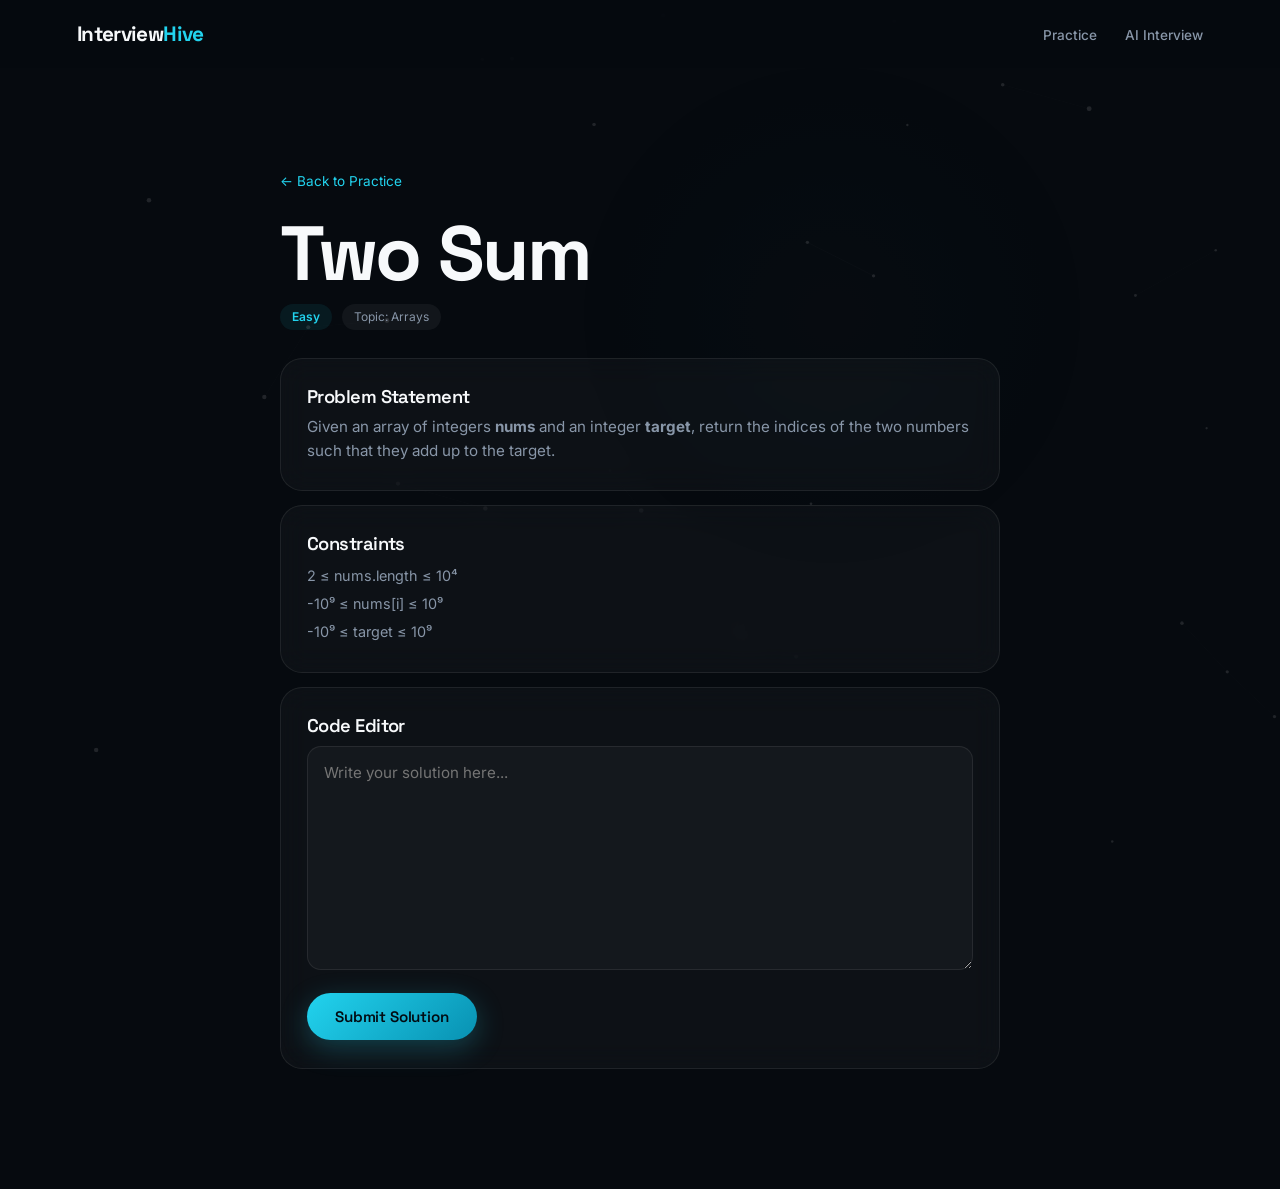
<file: frontend/problem.html>
<!DOCTYPE html>
<html lang="en"><head><meta charset="UTF-8"><meta name="viewport" content="width=device-width, initial-scale=1.0"><title>InterviewHive | Problem</title><link rel="stylesheet" href="css/style.css"></head>
<body>
<canvas id="signalField" style="position:fixed;inset:0;z-index:0;pointer-events:none;opacity:0.55;"></canvas>

<nav class="navbar"><a href="index.html" class="nav-logo">Interview<span>Hive</span></a><ul class="nav-links"><li><a href="practice.html">Practice</a></li><li><a href="interview.html">AI Interview</a></li></ul></nav>

<section style="position:relative;padding-top:100px">
  <div style="max-width:720px;margin:0 auto;position:relative;z-index:1">
    <a href="practice.html" style="color:var(--cyan);text-decoration:none;font-size:0.85rem">← Back to Practice</a>
    <h1 style="margin-top:18px">Two Sum</h1>
    <div style="display:flex;gap:10px;margin-top:8px"><span style="padding:4px 12px;border-radius:999px;background:rgba(34,211,238,0.08);color:var(--cyan);font-size:0.75rem;font-weight:600">Easy</span><span style="padding:4px 12px;border-radius:999px;background:rgba(255,255,255,0.05);color:var(--text-secondary);font-size:0.75rem">Topic: Arrays</span></div>

    <div class="card" style="margin-top:28px">
      <h3>Problem Statement</h3>
      <p style="margin-top:8px;color:var(--text-secondary);font-size:0.95rem">Given an array of integers <strong>nums</strong> and an integer <strong>target</strong>, return the indices of the two numbers such that they add up to the target.</p>
    </div>
    <div class="card" style="margin-top:14px">
      <h3>Constraints</h3>
      <ul style="margin-top:10px;color:var(--text-secondary);font-size:0.9rem;list-style:none;display:flex;flex-direction:column;gap:6px"><li>2 ≤ nums.length ≤ 10⁴</li><li>-10⁹ ≤ nums[i] ≤ 10⁹</li><li>-10⁹ ≤ target ≤ 10⁹</li></ul>
    </div>
    <div class="card" style="margin-top:14px">
      <h3>Code Editor</h3>
      <textarea rows="10" placeholder="Write your solution here..." style="width:100%;margin-top:10px;background:rgba(255,255,255,0.03);border:1px solid var(--border);border-radius:14px;padding:16px;color:var(--text);font-family:inherit;font-size:0.95rem;outline:none;resize:vertical"></textarea>
      <button class="btn btn-primary" style="margin-top:16px">Submit Solution</button>
    </div>
  </div>
</section>
<script>
(function(){
  const c=document.getElementById('signalField'); if(!c) return; const x=c.getContext('2d'); let w,h,p=[],m={x:-1000,y:-1000}; const r=window.matchMedia&&window.matchMedia('(prefers-reduced-motion: reduce)').matches;
  function resize(){w=c.width=window.innerWidth;h=c.height=window.innerHeight;} resize(); window.addEventListener('resize',resize);
  document.addEventListener('mousemove',e=>{m.x=e.clientX;m.y=e.clientY;},{passive:true}); document.addEventListener('mouseleave',()=>{m.x=-1000;m.y=-1000;});
  for(let i=0;i<35;i++)p.push({x:Math.random()*w,y:Math.random()*h,vx:(Math.random()-0.5)*0.15,vy:(Math.random()-0.5)*0.15,r:1+Math.random()*1.5});
  function d(){ if(r){x.clearRect(0,0,w,h);requestAnimationFrame(d);return;} x.clearRect(0,0,w,h);
    const gx=m.x>-500?m.x:w*0.65, gy=m.y>-500?m.y:h*0.35; const gr=x.createRadialGradient(gx,gy,0,gx,gy,320); gr.addColorStop(0,'rgba(255,255,255,0.02)'); gr.addColorStop(0.4,'rgba(34,211,238,0.015)'); gr.addColorStop(1,'transparent'); x.fillStyle=gr; x.fillRect(0,0,w,h);
    for(let i=0;i<p.length;i++){ const pt=p[i]; if(!r&&m.x>-500){ const dx=m.x-pt.x, dy=m.y-pt.y, dist=Math.sqrt(dx*dx+dy*dy); if(dist<170){pt.vx+=(dx/dist)*0.003; pt.vy+=(dy/dist)*0.003;} pt.vx*=0.98; pt.vy*=0.98; } pt.x+=pt.vx; pt.y+=pt.vy; if(pt.x<0||pt.x>w)pt.vx*=-0.5; if(pt.y<0||pt.y>h)pt.vy*=-0.5;
    x.beginPath(); x.arc(pt.x,pt.y,pt.r,0,Math.PI*2); x.fillStyle='rgba(255,255,255,0.2)'; x.fill(); }
    for(let i=0;i<p.length;i++) for(let j=i+1;j<p.length;j++){ const dx=p[i].x-p[j].x, dy=p[i].y-p[j].y, dist=Math.sqrt(dx*dx+dy*dy); if(dist<100){x.beginPath();x.moveTo(p[i].x,p[i].y);x.lineTo(p[j].x,p[j].y);x.strokeStyle='rgba(255,255,255,0.06)';x.lineWidth=0.5;x.stroke();}}
    requestAnimationFrame(d); } d();
})();
</script>
</body>
</html>
</file>
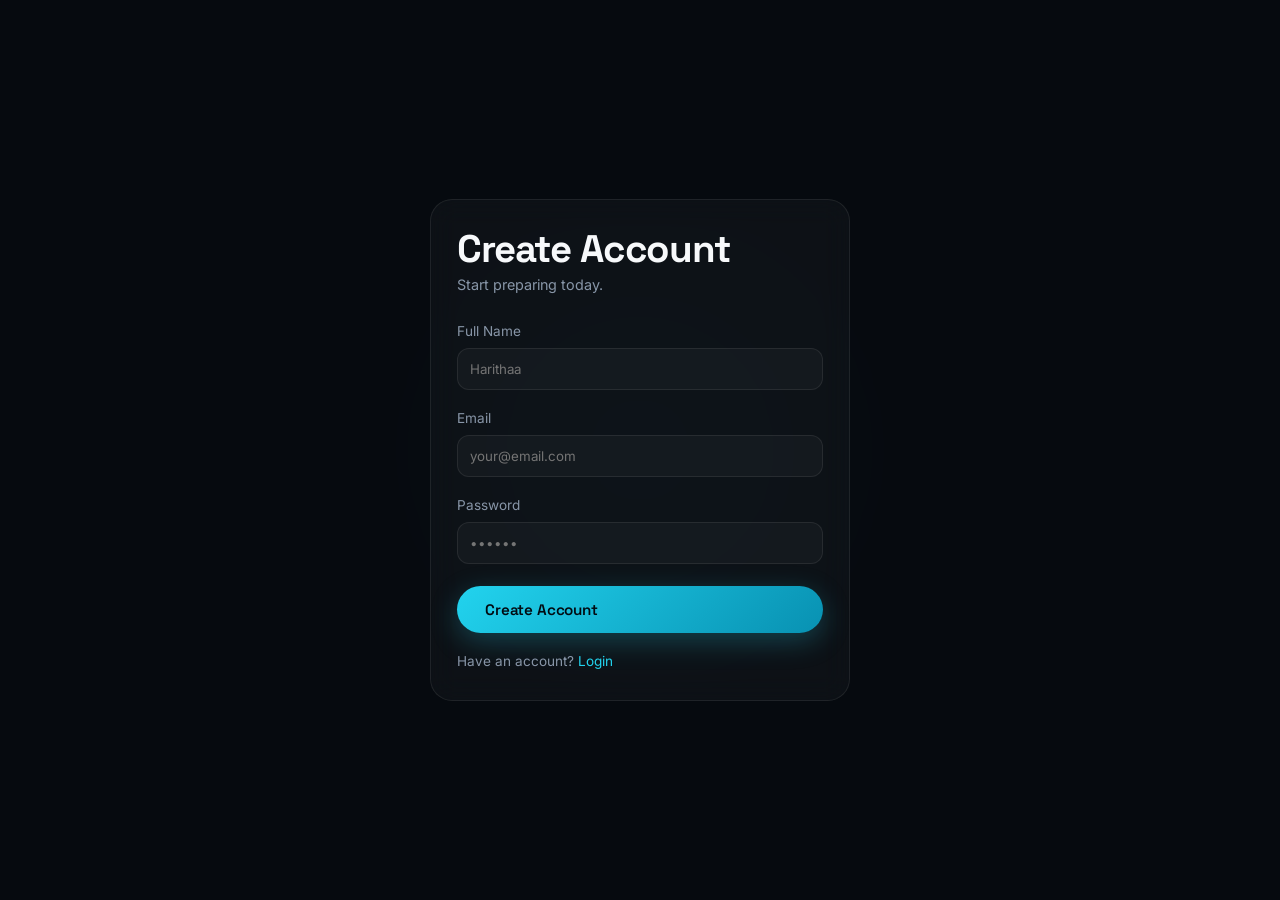
<file: frontend/register.html>
<!DOCTYPE html>
<html lang="en"><head><meta charset="UTF-8"><meta name="viewport" content="width=device-width, initial-scale=1.0"><title>Register | InterviewHive</title><link rel="stylesheet" href="css/style.css"></head>
<body style="min-height:100vh;display:flex;align-items:center;justify-content:center;padding:40px 6vw">
<div class="glow" style="width:500px;height:500px;background:radial-gradient(circle,rgba(34,211,238,0.15),transparent 70%);top:50%;left:50%;transform:translate(-50%,-50%);position:absolute"></div>
<div class="card" style="max-width:420px;width:100%;position:relative;z-index:1">
  <h2>Create Account</h2>
  <p style="color:var(--text-secondary);font-size:0.9rem;margin-top:4px">Start preparing today.</p>
  <form onsubmit="event.preventDefault();" style="margin-top:24px;display:flex;flex-direction:column;gap:18px">
    <label style="font-size:0.85rem;color:var(--text-secondary)">Full Name<input type="text" placeholder="Harithaa" style="width:100%;margin-top:6px;background:rgba(255,255,255,0.03);border:1px solid var(--border);border-radius:12px;padding:12px;color:var(--text);font-family:inherit;outline:none"></label>
    <label style="font-size:0.85rem;color:var(--text-secondary)">Email<input type="email" placeholder="your@email.com" style="width:100%;margin-top:6px;background:rgba(255,255,255,0.03);border:1px solid var(--border);border-radius:12px;padding:12px;color:var(--text);font-family:inherit;outline:none"></label>
    <label style="font-size:0.85rem;color:var(--text-secondary)">Password<input type="password" placeholder="••••••" style="width:100%;margin-top:6px;background:rgba(255,255,255,0.03);border:1px solid var(--border);border-radius:12px;padding:12px;color:var(--text);font-family:inherit;outline:none"></label>
    <button class="btn btn-primary" style="margin-top:4px">Create Account</button>
  </form>
  <p style="margin-top:18px;font-size:0.85rem;color:var(--text-secondary)">Have an account? <a href="login.html" style="color:var(--cyan);text-decoration:none">Login</a></p>
</div>
<script>
(function(){
  const c=document.getElementById('signalField'); if(!c) return; const x=c.getContext('2d'); let w,h,p=[],m={x:-1000,y:-1000}; const r=window.matchMedia&&window.matchMedia('(prefers-reduced-motion: reduce)').matches;
  function resize(){w=c.width=window.innerWidth;h=c.height=window.innerHeight;} resize(); window.addEventListener('resize',resize);
  document.addEventListener('mousemove',e=>{m.x=e.clientX;m.y=e.clientY;},{passive:true}); document.addEventListener('mouseleave',()=>{m.x=-1000;m.y=-1000;});
  for(let i=0;i<35;i++)p.push({x:Math.random()*w,y:Math.random()*h,vx:(Math.random()-0.5)*0.15,vy:(Math.random()-0.5)*0.15,r:1+Math.random()*1.5});
  function d(){ if(r){x.clearRect(0,0,w,h);requestAnimationFrame(d);return;} x.clearRect(0,0,w,h);
    const gx=m.x>-500?m.x:w*0.65, gy=m.y>-500?m.y:h*0.35; const gr=x.createRadialGradient(gx,gy,0,gx,gy,320); gr.addColorStop(0,'rgba(255,255,255,0.02)'); gr.addColorStop(0.4,'rgba(34,211,238,0.015)'); gr.addColorStop(1,'transparent'); x.fillStyle=gr; x.fillRect(0,0,w,h);
    for(let i=0;i<p.length;i++){ const pt=p[i]; if(!r&&m.x>-500){ const dx=m.x-pt.x, dy=m.y-pt.y, dist=Math.sqrt(dx*dx+dy*dy); if(dist<170){pt.vx+=(dx/dist)*0.003; pt.vy+=(dy/dist)*0.003;} pt.vx*=0.98; pt.vy*=0.98; } pt.x+=pt.vx; pt.y+=pt.vy; if(pt.x<0||pt.x>w)pt.vx*=-0.5; if(pt.y<0||pt.y>h)pt.vy*=-0.5;
    x.beginPath(); x.arc(pt.x,pt.y,pt.r,0,Math.PI*2); x.fillStyle='rgba(255,255,255,0.2)'; x.fill(); }
    for(let i=0;i<p.length;i++) for(let j=i+1;j<p.length;j++){ const dx=p[i].x-p[j].x, dy=p[i].y-p[j].y, dist=Math.sqrt(dx*dx+dy*dy); if(dist<100){x.beginPath();x.moveTo(p[i].x,p[i].y);x.lineTo(p[j].x,p[j].y);x.strokeStyle='rgba(255,255,255,0.06)';x.lineWidth=0.5;x.stroke();}}
    requestAnimationFrame(d); } d();
})();
</script>
</body>
</html>
</file>
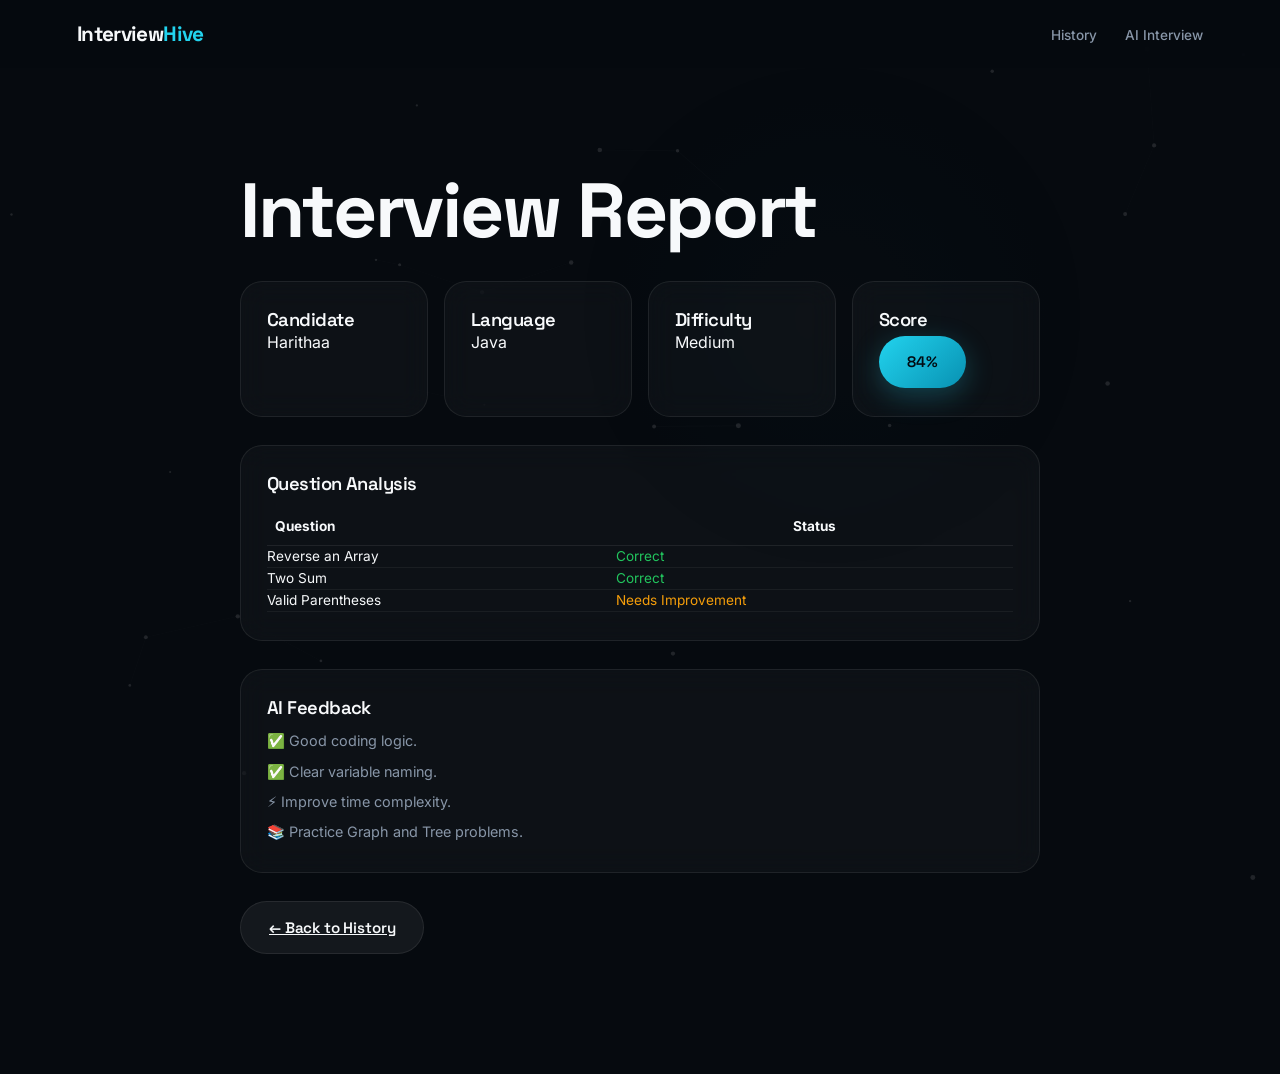
<file: frontend/report.html>
<!DOCTYPE html>
<html lang="en"><head><meta charset="UTF-8"><meta name="viewport" content="width=device-width, initial-scale=1.0"><title>InterviewHive | Report</title><link rel="stylesheet" href="css/style.css"></head>
<body>
<canvas id="signalField" style="position:fixed;inset:0;z-index:0;pointer-events:none;opacity:0.55;"></canvas>
<nav class="navbar"><a href="index.html" class="nav-logo">Interview<span>Hive</span></a><ul class="nav-links"><li><a href="history.html">History</a></li><li><a href="interview.html">AI Interview</a></li></ul></nav>
<section style="position:relative;padding-top:100px">
  <div style="max-width:800px;margin:0 auto;position:relative;z-index:1">
    <h1>Interview Report</h1>
    <div style="display:grid;grid-template-columns:repeat(auto-fit,minmax(150px,1fr));gap:16px;margin-top:28px">
      <div class="card"><h3>Candidate</h3><p>Harithaa</p></div>
      <div class="card"><h3>Language</h3><p>Java</p></div>
      <div class="card"><h3>Difficulty</h3><p>Medium</p></div>
      <div class="card"><h3>Score</h3><p class="btn btn-primary" style="margin-top:6px">84%</p></div>
    </div>
    <div class="card" style="margin-top:28px">
      <h3>Question Analysis</h3>
      <table style="margin-top:14px;width:100%;border-collapse:collapse;font-size:0.85rem">
        <thead><tr style="border-bottom:1px solid var(--border)"><th style="text-align:left;padding:8px">Question</th><th>Status</th></tr></thead>
        <tbody><tr style="border-bottom:1px solid rgba(255,255,255,0.05)"><td>Reverse an Array</td><td style="color:#22c55e">Correct</td></tr><tr style="border-bottom:1px solid rgba(255,255,255,0.05)"><td>Two Sum</td><td style="color:#22c55e">Correct</td></tr><tr style="border-bottom:1px solid rgba(255,255,255,0.05)"><td>Valid Parentheses</td><td style="color:#f59e0b">Needs Improvement</td></tr></tbody>
      </table>
    </div>
    <div class="card" style="margin-top:28px">
      <h3>AI Feedback</h3>
      <ul style="margin-top:12px;color:var(--text-secondary);font-size:0.9rem;list-style:none;display:flex;flex-direction:column;gap:8px"><li>✅ Good coding logic.</li><li>✅ Clear variable naming.</li><li>⚡ Improve time complexity.</li><li>📚 Practice Graph and Tree problems.</li></ul>
    </div>
    <div style="margin-top:28px"><a href="history.html" class="btn btn-secondary">← Back to History</a></div>
  </div>
</section>
<script>
(function(){
  const c=document.getElementById('signalField'); if(!c) return; const x=c.getContext('2d'); let w,h,p=[],m={x:-1000,y:-1000}; const r=window.matchMedia&&window.matchMedia('(prefers-reduced-motion: reduce)').matches;
  function resize(){w=c.width=window.innerWidth;h=c.height=window.innerHeight;} resize(); window.addEventListener('resize',resize);
  document.addEventListener('mousemove',e=>{m.x=e.clientX;m.y=e.clientY;},{passive:true}); document.addEventListener('mouseleave',()=>{m.x=-1000;m.y=-1000;});
  for(let i=0;i<35;i++)p.push({x:Math.random()*w,y:Math.random()*h,vx:(Math.random()-0.5)*0.15,vy:(Math.random()-0.5)*0.15,r:1+Math.random()*1.5});
  function d(){ if(r){x.clearRect(0,0,w,h);requestAnimationFrame(d);return;} x.clearRect(0,0,w,h);
    const gx=m.x>-500?m.x:w*0.65, gy=m.y>-500?m.y:h*0.35; const gr=x.createRadialGradient(gx,gy,0,gx,gy,320); gr.addColorStop(0,'rgba(255,255,255,0.02)'); gr.addColorStop(0.4,'rgba(34,211,238,0.015)'); gr.addColorStop(1,'transparent'); x.fillStyle=gr; x.fillRect(0,0,w,h);
    for(let i=0;i<p.length;i++){ const pt=p[i]; if(!r&&m.x>-500){ const dx=m.x-pt.x, dy=m.y-pt.y, dist=Math.sqrt(dx*dx+dy*dy); if(dist<170){pt.vx+=(dx/dist)*0.003; pt.vy+=(dy/dist)*0.003;} pt.vx*=0.98; pt.vy*=0.98; } pt.x+=pt.vx; pt.y+=pt.vy; if(pt.x<0||pt.x>w)pt.vx*=-0.5; if(pt.y<0||pt.y>h)pt.vy*=-0.5;
    x.beginPath(); x.arc(pt.x,pt.y,pt.r,0,Math.PI*2); x.fillStyle='rgba(255,255,255,0.2)'; x.fill(); }
    for(let i=0;i<p.length;i++) for(let j=i+1;j<p.length;j++){ const dx=p[i].x-p[j].x, dy=p[i].y-p[j].y, dist=Math.sqrt(dx*dx+dy*dy); if(dist<100){x.beginPath();x.moveTo(p[i].x,p[i].y);x.lineTo(p[j].x,p[j].y);x.strokeStyle='rgba(255,255,255,0.06)';x.lineWidth=0.5;x.stroke();}}
    requestAnimationFrame(d); } d();
})();
</script>
</body>
</html>
</file>
<file: frontend/css/style.css>
@import url('https://fonts.googleapis.com/css2?family=Inter:wght@300;400;500;600;700;800;900&family=Space+Grotesk:wght@500;600;700&display=swap');

:root{
  --bg: #060a0f;
  --surface: rgba(255,255,255,0.03);
  --surface-2: rgba(255,255,255,0.06);
  --border: rgba(255,255,255,0.08);
  --text: #f7f9fb;
  --text-secondary: #8896a8;
  --cyan: #22d3ee;
  --cyan-glow: rgba(34,211,238,0.18);
  --font: 'Inter', system-ui, sans-serif;
  --font-display: 'Space Grotesk', 'Inter', sans-serif;
}

*{box-sizing:border-box;margin:0;padding:0}
html{scroll-behavior:smooth}
body{font-family:var(--font);background:var(--bg);color:var(--text);line-height:1.55;min-height:100vh}

/* Subtle radial cyan glow behind hero */
.glow{position:absolute;border-radius:50%;filter:blur(120px);opacity:0.22;pointer-events:none;z-index:0}

/* Cards */
.card{background:var(--surface);border:1px solid var(--border);border-radius:22px;padding:28px 26px;backdrop-filter:blur(14px);-webkit-backdrop-filter:blur(14px);transition:transform .2s ease,border-color .2s ease}
.card:hover{border-color:rgba(34,211,238,0.35);transform:translateY(-2px)}

/* Typography */
h1,h2,h3{font-family:var(--font-display);font-weight:700;letter-spacing:-0.03em;line-height:1.1}
h1{font-size:clamp(2.8rem,6vw,5.2rem)}
h2{font-size:clamp(1.6rem,3.5vw,2.4rem)}
h3{font-size:1.15rem;font-weight:600}

/* Buttons */
.btn{display:inline-flex;align-items:center;gap:10px;padding:14px 28px;border-radius:999px;font-weight:600;font-size:0.95rem;border:none;cursor:pointer;transition:all .2s ease;font-family:var(--font-display);letter-spacing:-0.01em}
.btn-primary{background:linear-gradient(135deg,#22d3ee,#0891b2);color:#020b12;box-shadow:0 8px 28px rgba(34,211,238,0.25)}
.btn-primary:hover{box-shadow:0 12px 36px rgba(34,211,238,0.4);transform:translateY(-1px)}
.btn-secondary{background:rgba(255,255,255,0.06);color:var(--text);border:1px solid var(--border)}
.btn-secondary:hover{background:rgba(255,255,255,0.1);border-color:rgba(34,211,238,0.3)}

/* Nav */
.navbar{position:sticky;top:0;z-index:50;background:rgba(6,10,15,0.75);backdrop-filter:blur(16px);padding:18px 6vw;display:flex;align-items:center;justify-content:space-between}
.nav-logo{font-family:var(--font-display);font-weight:700;font-size:1.3rem;color:var(--text);text-decoration:none;letter-spacing:-0.03em}
.nav-logo span{color:var(--cyan)}
.nav-links{display:flex;gap:28px;list-style:none}
.nav-links a{color:var(--text-secondary);text-decoration:none;font-size:0.85rem;font-weight:500;transition:color .2s}
.nav-links a:hover{color:var(--cyan)}

/* Section spacing */
section{padding:120px 6vw;position:relative;overflow:hidden}

/* Responsive */
@media(max-width:900px){
  section{padding:80px 5vw}
  .nav-links{display:none}
}
</file>
